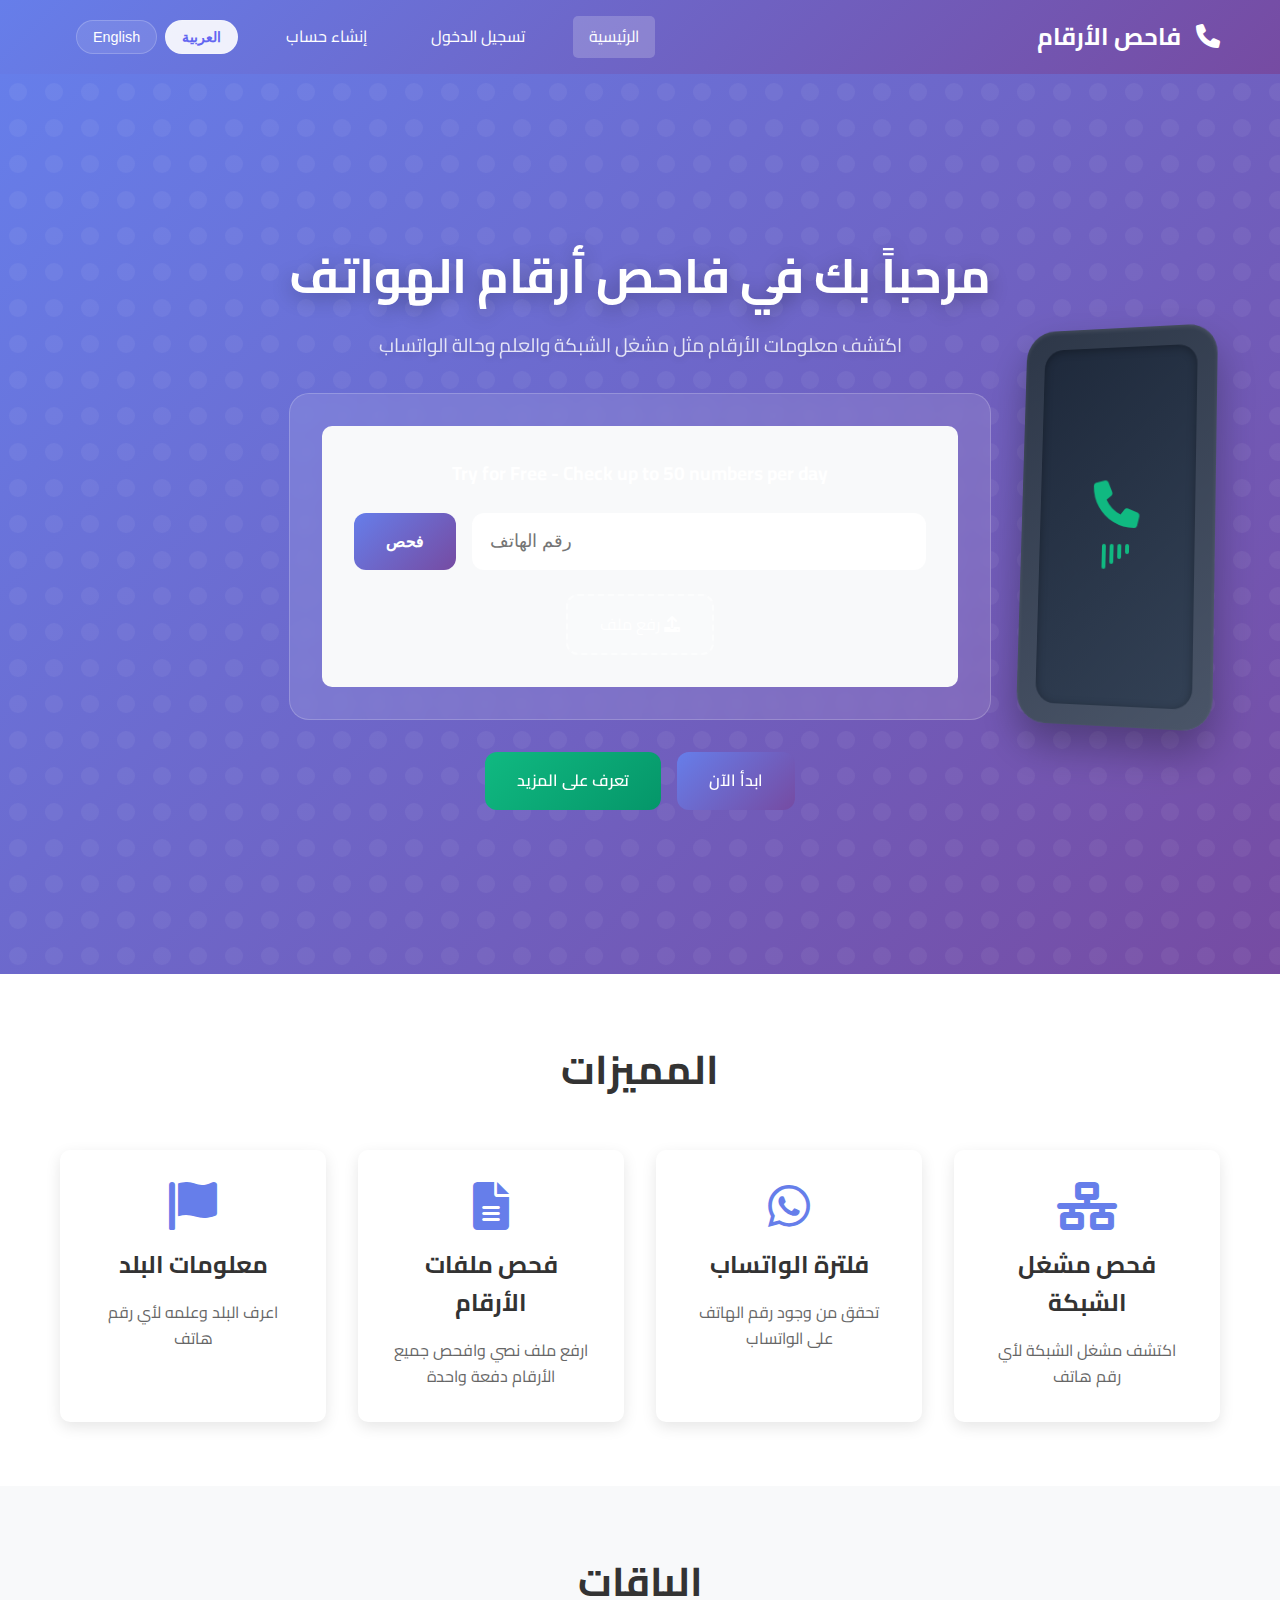
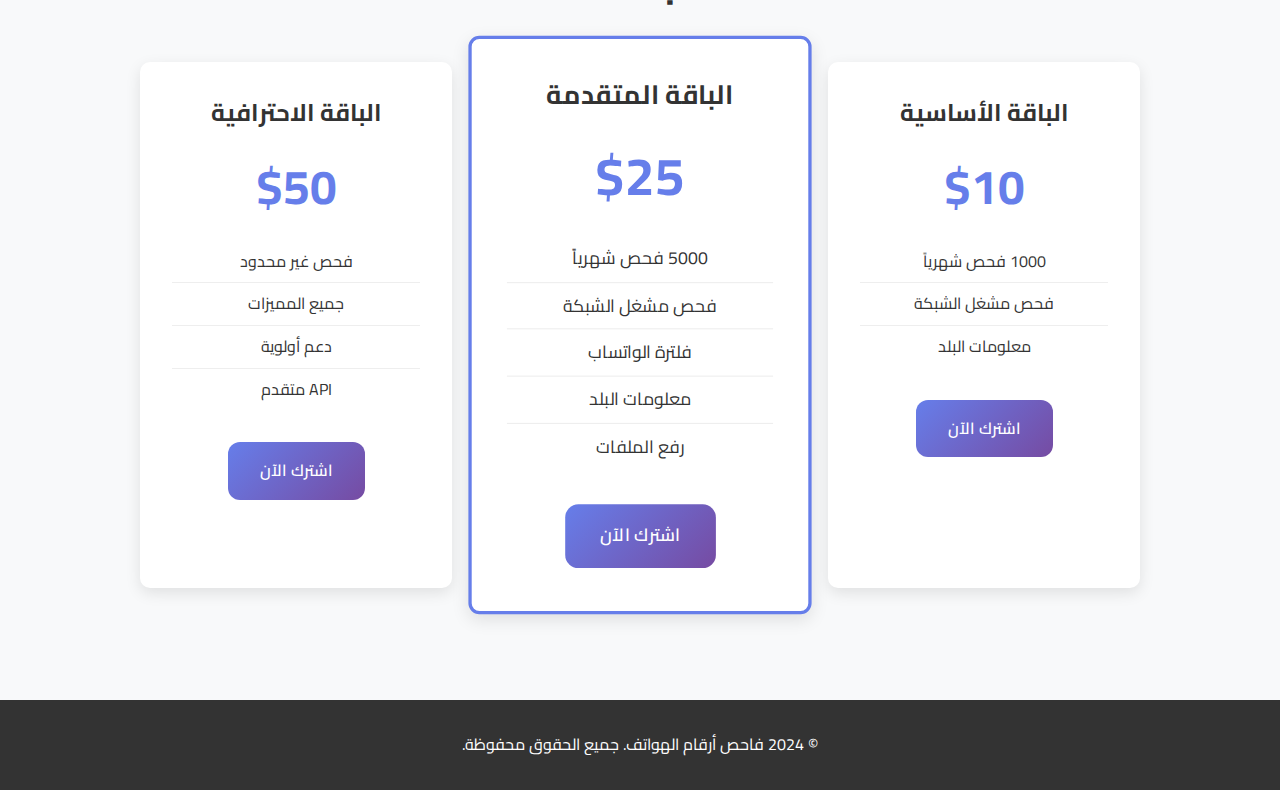
<file: index.html>
<!DOCTYPE html>
<html lang="ar" dir="rtl">
<head>
    <meta charset="UTF-8">
    <meta name="viewport" content="width=device-width, initial-scale=1.0">
    <title>فاحص أرقام الهواتف</title>
    <link rel="stylesheet" href="styles.css">
    <link rel="stylesheet" href="css/3d-effects.css">
    <link href="https://cdnjs.cloudflare.com/ajax/libs/font-awesome/6.0.0/css/all.min.css" rel="stylesheet">
    <link href="https://fonts.googleapis.com/css2?family=Cairo:wght@300;400;600;700&family=Inter:wght@300;400;600;700&display=swap" rel="stylesheet">
    <link rel="stylesheet" href="https://cdn.datatables.net/1.13.7/css/dataTables.bootstrap5.min.css">
</head>
<body>
    <header>
        <nav class="navbar">
            <div class="nav-container">
                <div class="nav-logo">
                    <h2><i class="fas fa-phone"></i> فاحص الأرقام</h2>
                </div>
                <div class="nav-menu">
                    <a href="index.html" class="nav-link active" data-translate="nav.home">الرئيسية</a>
                    <a href="login.html" class="nav-link" data-translate="nav.login">تسجيل الدخول</a>
                    <a href="register.html" class="nav-link" data-translate="nav.register">إنشاء حساب</a>
                </div>
            </div>
        </nav>
    </header>

    <main>
        <section class="hero hero-3d">
            <div class="hero-bg-animation"></div>
            <div class="container">
                <div class="hero-content">
                    <h1 class="hero-title" data-translate="home.hero.title">مرحباً بك في فاحص أرقام الهواتف</h1>
                    <p class="hero-subtitle" data-translate="home.hero.subtitle">اكتشف معلومات الأرقام مثل مشغل الشبكة والعلم وحالة الواتساب</p>
                    
                    <!-- Guest Phone Checker -->
                    <div class="guest-checker">
                        <div class="checker-card">
                            <h3>Try for Free - Check up to 50 numbers per day</h3>
                            <div class="phone-input-group">
                                <input type="tel" id="guestPhoneInput" placeholder="+966501234567" data-translate="checker.phone_number">
                                <button id="guestCheckBtn" class="btn btn-primary" data-translate="checker.check">
                                    <i class="fas fa-search"></i> فحص
                                </button>
                            </div>
                            <div class="file-upload-section">
                                <label for="guestFileInput" class="file-upload-btn">
                                    <i class="fas fa-upload"></i>
                                    <span data-translate="checker.bulk_upload">Upload Text File (Max 100 numbers)</span>
                                </label>
                                <input type="file" id="guestFileInput" accept=".txt,.csv" style="display: none;">
                            </div>
                        </div>
                    </div>
                    
                    <div class="hero-buttons">
                        <a href="login.html" class="btn btn-primary" data-translate="home.hero.start">ابدأ الآن</a>
                        <a href="#features" class="btn btn-secondary" data-translate="home.hero.learn_more">تعرف على المزيد</a>
                    </div>
                </div>
                
                <!-- 3D Phone Animation -->
                <div class="phone-3d-container">
                    <div class="phone-3d">
                        <div class="phone-screen">
                            <div class="screen-content">
                                <div class="check-animation">
                                    <i class="fas fa-phone"></i>
                                    <div class="signal-bars">
                                        <span></span>
                                        <span></span>
                                        <span></span>
                                        <span></span>
                                    </div>
                                </div>
                            </div>
                        </div>
                    </div>
                </div>
            </div>
        </section>

        <!-- Results Section -->
        <section id="resultsSection" class="results-section" style="display: none;">
            <div class="container">
                <h3 data-translate="checker.results">النتائج</h3>
                <div id="resultsContainer">
                    <table id="resultsTable" class="display" style="width:100%">
                        <thead>
                            <tr>
                                <th>Phone Number</th>
                                <th>Valid</th>
                                <th>Country</th>
                                <th>Carrier</th>
                                <th>Type</th>
                                <th>Flag</th>
                            </tr>
                        </thead>
                        <tbody></tbody>
                    </table>
                </div>
                <div class="export-buttons">
                    <button id="exportCSV" class="btn btn-secondary">
                        <i class="fas fa-download"></i> Export CSV
                    </button>
                    <button id="exportTXT" class="btn btn-secondary">
                        <i class="fas fa-file-text"></i> Export TXT
                    </button>
                </div>
            </div>
        </section>

        <section id="features" class="features">
            <div class="container">
                <h2 data-translate="features.title">المميزات</h2>
                <div class="features-grid">
                    <div class="feature-card">
                        <i class="fas fa-network-wired"></i>
                        <h3 data-translate="features.network.title">فحص مشغل الشبكة</h3>
                        <p data-translate="features.network.desc">اكتشف مشغل الشبكة لأي رقم هاتف</p>
                    </div>
                    <div class="feature-card">
                        <i class="fab fa-whatsapp"></i>
                        <h3 data-translate="features.whatsapp.title">فلترة الواتساب</h3>
                        <p data-translate="features.whatsapp.desc">تحقق من وجود رقم الهاتف على الواتساب</p>
                    </div>
                    <div class="feature-card">
                        <i class="fas fa-file-text"></i>
                        <h3 data-translate="features.bulk.title">فحص ملفات الأرقام</h3>
                        <p data-translate="features.bulk.desc">ارفع ملف نصي وافحص جميع الأرقام دفعة واحدة</p>
                    </div>
                    <div class="feature-card">
                        <i class="fas fa-flag"></i>
                        <h3 data-translate="features.country.title">معلومات البلد</h3>
                        <p data-translate="features.country.desc">اعرف البلد وعلمه لأي رقم هاتف</p>
                    </div>
                </div>
            </div>
        </section>

        <section class="pricing">
            <div class="container">
                <h2 data-translate="pricing.title">الباقات</h2>
                <div class="pricing-grid">
                    <div class="pricing-card">
                        <h3 data-translate="pricing.basic">الباقة الأساسية</h3>
                        <div class="price">$10</div>
                        <ul>
                            <li>1000 فحص شهرياً</li>
                            <li>فحص مشغل الشبكة</li>
                            <li>معلومات البلد</li>
                        </ul>
                        <a href="register.html" class="btn btn-primary" data-translate="pricing.subscribe">اشترك الآن</a>
                    </div>
                    <div class="pricing-card featured">
                        <h3 data-translate="pricing.advanced">الباقة المتقدمة</h3>
                        <div class="price">$25</div>
                        <ul>
                            <li>5000 فحص شهرياً</li>
                            <li>فحص مشغل الشبكة</li>
                            <li>فلترة الواتساب</li>
                            <li>معلومات البلد</li>
                            <li>رفع الملفات</li>
                        </ul>
                        <a href="register.html" class="btn btn-primary" data-translate="pricing.subscribe">اشترك الآن</a>
                    </div>
                    <div class="pricing-card">
                        <h3 data-translate="pricing.professional">الباقة الاحترافية</h3>
                        <div class="price">$50</div>
                        <ul>
                            <li>فحص غير محدود</li>
                            <li>جميع المميزات</li>
                            <li>دعم أولوية</li>
                            <li>API متقدم</li>
                        </ul>
                        <a href="register.html" class="btn btn-primary" data-translate="pricing.subscribe">اشترك الآن</a>
                    </div>
                </div>
            </div>
        </section>
    </main>

    <footer>
        <div class="container">
            <p>&copy; 2024 فاحص أرقام الهواتف. جميع الحقوق محفوظة.</p>
        </div>
    </footer>

    <script src="https://code.jquery.com/jquery-3.7.1.min.js"></script>
    <script src="https://cdn.datatables.net/1.13.7/js/jquery.dataTables.min.js"></script>
    <script src="https://cdn.datatables.net/1.13.7/js/dataTables.bootstrap5.min.js"></script>
    <script src="js/language.js"></script>
    <script src="script.js"></script>
    <script src="js/guest-checker.js"></script>
</body>
</html>
</file>
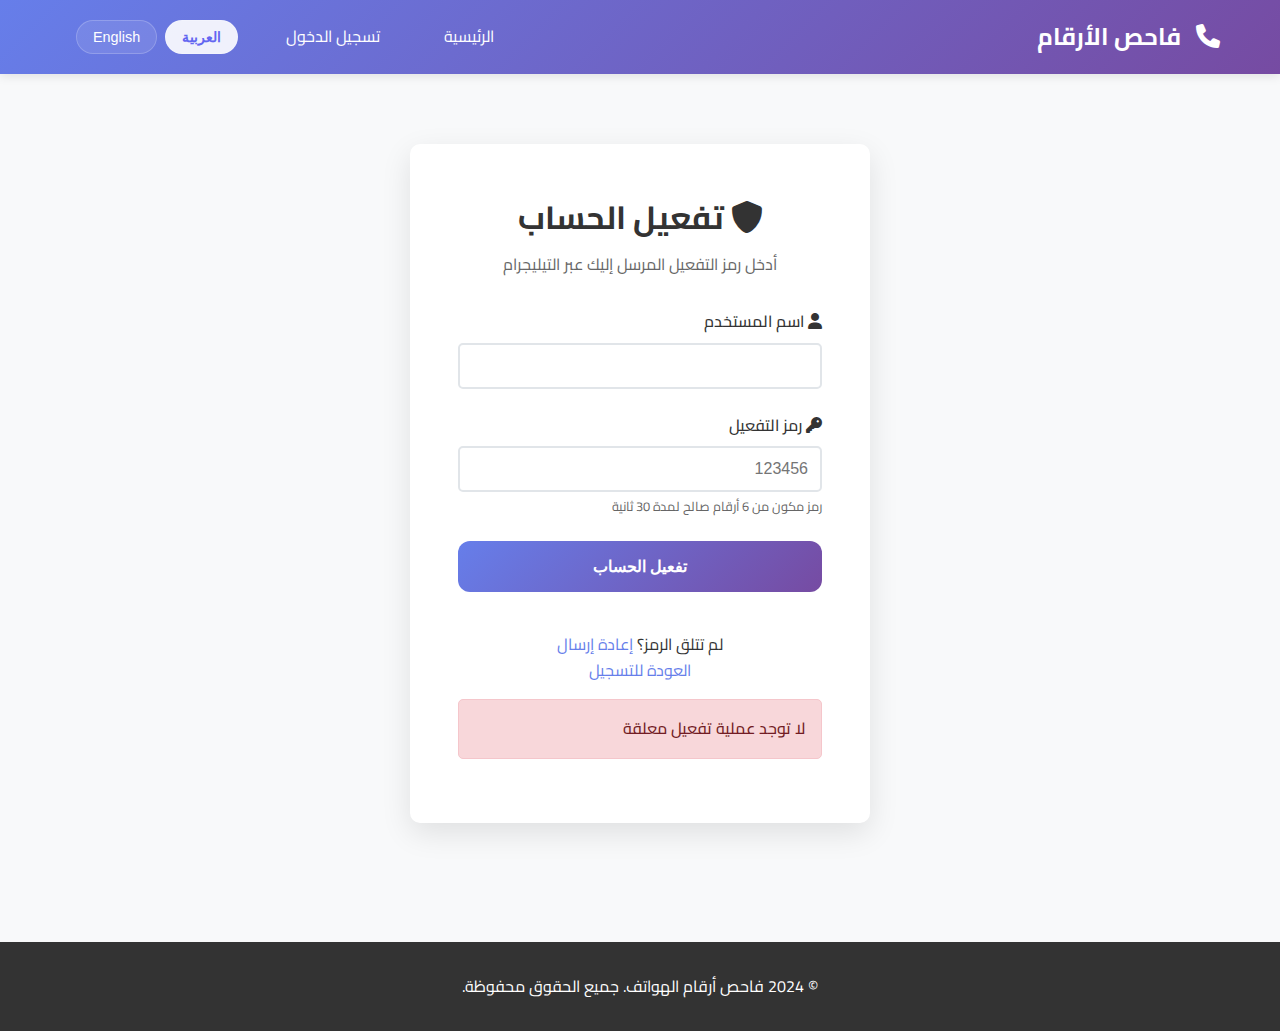
<file: activate.html>
<!DOCTYPE html>
<html lang="ar" dir="rtl">
<head>
    <meta charset="UTF-8">
    <meta name="viewport" content="width=device-width, initial-scale=1.0">
    <title>تفعيل الحساب - فاحص أرقام الهواتف</title>
    <link rel="stylesheet" href="styles.css">
    <link rel="stylesheet" href="css/3d-effects.css">
    <link href="https://cdnjs.cloudflare.com/ajax/libs/font-awesome/6.0.0/css/all.min.css" rel="stylesheet">
    <link href="https://fonts.googleapis.com/css2?family=Cairo:wght@300;400;600;700&family=Inter:wght@300;400;600;700&display=swap" rel="stylesheet">
</head>
<body data-page-title="auth.activate">
    <header>
        <nav class="navbar">
            <div class="nav-container">
                <div class="nav-logo">
                    <h2><i class="fas fa-phone"></i> فاحص الأرقام</h2>
                </div>
                <div class="nav-menu">
                    <a href="index.html" class="nav-link" data-translate="nav.home">الرئيسية</a>
                    <a href="login.html" class="nav-link" data-translate="nav.login">تسجيل الدخول</a>
                </div>
            </div>
        </nav>
    </header>

    <main class="auth-main">
        <div class="auth-container">
            <div class="auth-card">
                <div class="auth-header">
                    <h2><i class="fas fa-shield-alt"></i> <span data-translate="auth.activate">تفعيل الحساب</span></h2>
                    <p>أدخل رمز التفعيل المرسل إليك عبر التيليجرام</p>
                </div>
                
                <form id="activationForm" class="auth-form">
                    <div class="form-group">
                        <label for="username"><i class="fas fa-user"></i> <span data-translate="auth.username">اسم المستخدم</span></label>
                        <input type="text" id="username" name="username" required readonly>
                    </div>
                    
                    <div class="form-group">
                        <label for="activation_code"><i class="fas fa-key"></i> <span data-translate="auth.activation_code">رمز التفعيل</span></label>
                        <input type="text" id="activation_code" name="activation_code" required maxlength="6" placeholder="123456">
                        <small class="form-hint">رمز مكون من 6 أرقام صالح لمدة 30 ثانية</small>
                    </div>
                    
                    <div id="countdown" class="countdown-timer" style="display: none;">
                        <i class="fas fa-clock"></i>
                        <span>انتهاء الصلاحية خلال: <span id="timeRemaining">30</span> ثانية</span>
                    </div>
                    
                    <button type="submit" class="btn btn-primary btn-full" data-translate="auth.activate">تفعيل الحساب</button>
                    
                    <div class="auth-footer">
                        <p>لم تتلق الرمز؟ <a href="#" id="resendCode">إعادة إرسال</a></p>
                        <p><a href="register.html">العودة للتسجيل</a></p>
                    </div>
                </form>
                
                <div id="activationMessage" class="message" style="display: none;"></div>
            </div>
        </div>
    </main>

    <footer>
        <div class="container">
            <p>&copy; 2024 فاحص أرقام الهواتف. جميع الحقوق محفوظة.</p>
        </div>
    </footer>

    <script src="js/language.js"></script>
    <script src="script.js"></script>
    <script>
        let countdownInterval;
        let pendingActivation;
        
        document.addEventListener('DOMContentLoaded', function() {
            // Load pending activation data
            pendingActivation = JSON.parse(localStorage.getItem('pendingActivation'));
            
            if (!pendingActivation) {
                showMessage('لا توجد عملية تفعيل معلقة', 'error');
                setTimeout(() => {
                    window.location.href = 'register.html';
                }, 2000);
                return;
            }
            
            // Fill username
            document.getElementById('username').value = pendingActivation.username;
            
            // Start countdown
            startCountdown();
        });
        
        function startCountdown() {
            const expiryTime = new Date(pendingActivation.activation_expires).getTime();
            const now = new Date().getTime();
            let timeRemaining = Math.max(0, Math.floor((expiryTime - now) / 1000));
            
            if (timeRemaining <= 0) {
                showExpiredMessage();
                return;
            }
            
            const countdownElement = document.getElementById('countdown');
            const timeElement = document.getElementById('timeRemaining');
            
            countdownElement.style.display = 'block';
            
            countdownInterval = setInterval(() => {
                timeRemaining--;
                timeElement.textContent = timeRemaining;
                
                if (timeRemaining <= 0) {
                    clearInterval(countdownInterval);
                    showExpiredMessage();
                }
            }, 1000);
        }
        
        function showExpiredMessage() {
            document.getElementById('countdown').style.display = 'none';
            showMessage('انتهت صلاحية رمز التفعيل. يرجى إعادة التسجيل.', 'error');
            setTimeout(() => {
                localStorage.removeItem('pendingActivation');
                window.location.href = 'register.html';
            }, 3000);
        }
        
        document.getElementById('activationForm').addEventListener('submit', async function(e) {
            e.preventDefault();
            
            const formData = new FormData(this);
            const data = Object.fromEntries(formData);
            
            // Show loading state
            const submitBtn = this.querySelector('button[type="submit"]');
            const originalText = submitBtn.textContent;
            submitBtn.textContent = 'جاري التفعيل...';
            submitBtn.disabled = true;
            
            try {
                const response = await fetch('api/index.php?endpoint=activate', {
                    method: 'POST',
                    headers: {
                        'Content-Type': 'application/json',
                    },
                    body: JSON.stringify({
                        username: data.username,
                        code: data.activation_code
                    })
                });
                
                const result = await response.json();
                
                if (result.success) {
                    clearInterval(countdownInterval);
                    localStorage.removeItem('pendingActivation');
                    showMessage('تم تفعيل الحساب بنجاح! سيتم توجيهك لتسجيل الدخول.', 'success');
                    
                    setTimeout(() => {
                        window.location.href = 'login.html';
                    }, 2000);
                } else {
                    showMessage(result.error || 'رمز التفعيل غير صحيح', 'error');
                }
                
            } catch (error) {
                console.error('Activation error:', error);
                showMessage('حدث خطأ في الاتصال بالسيرفر', 'error');
            } finally {
                submitBtn.textContent = originalText;
                submitBtn.disabled = false;
            }
        });
        
        document.getElementById('resendCode').addEventListener('click', function(e) {
            e.preventDefault();
            // TODO: Implement resend functionality
            showMessage('سيتم إضافة ميزة إعادة الإرسال قريباً', 'info');
        });
        
        function showMessage(message, type) {
            const messageDiv = document.getElementById('activationMessage');
            messageDiv.className = `message ${type}`;
            messageDiv.textContent = message;
            messageDiv.style.display = 'block';
            
            setTimeout(() => {
                messageDiv.style.display = 'none';
            }, 5000);
        }
    </script>
</body>
</html>
</file>
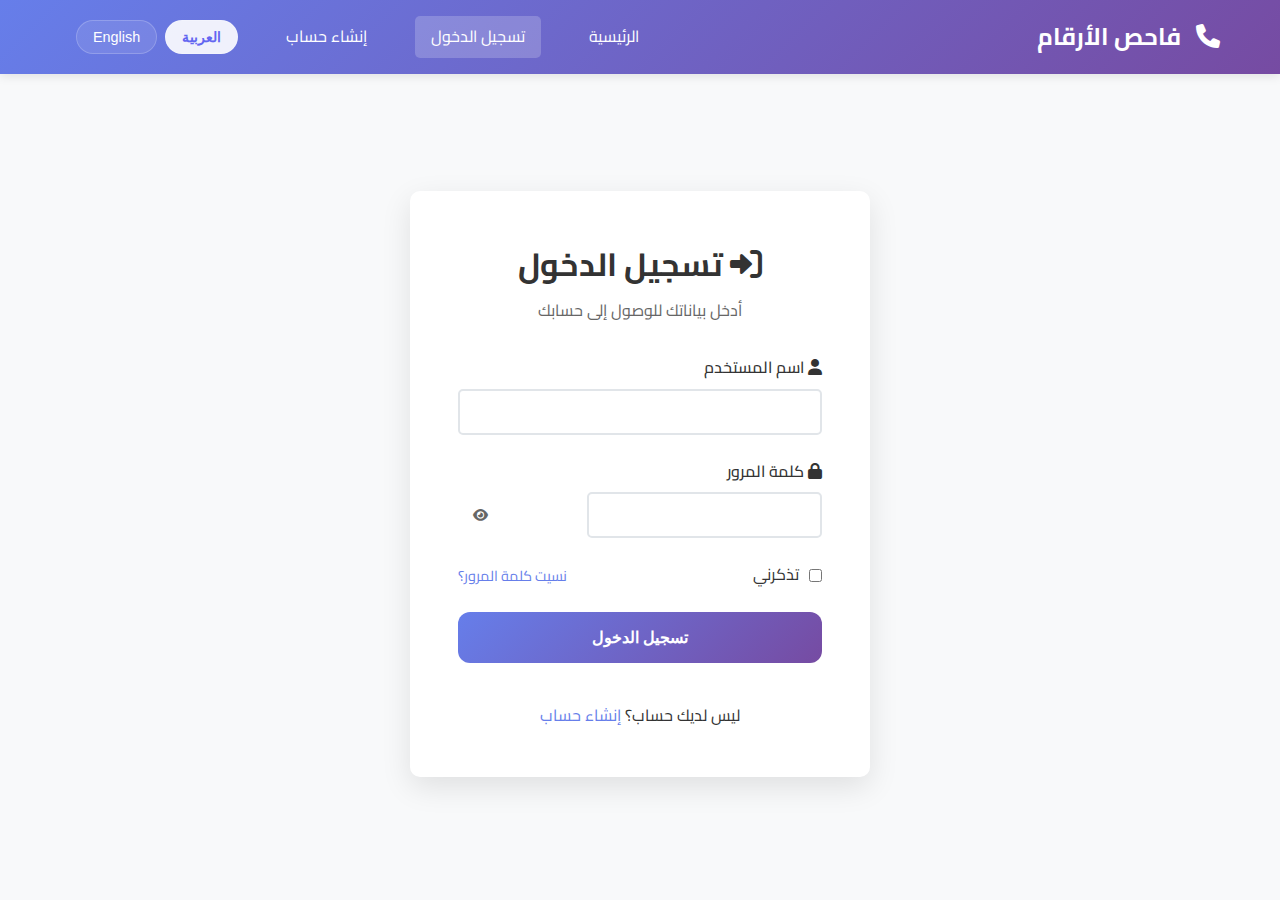
<file: dashboard.html>
<!DOCTYPE html>
<html lang="ar" dir="rtl">
<head>
    <meta charset="UTF-8">
    <meta name="viewport" content="width=device-width, initial-scale=1.0">
    <title>لوحة التحكم - فاحص أرقام الهواتف</title>
    <link rel="stylesheet" href="styles.css">
    <link rel="stylesheet" href="css/3d-effects.css">
    <link href="https://cdnjs.cloudflare.com/ajax/libs/font-awesome/6.0.0/css/all.min.css" rel="stylesheet">
    <link href="https://fonts.googleapis.com/css2?family=Cairo:wght@300;400;600;700&family=Inter:wght@300;400;600;700&display=swap" rel="stylesheet">
    <link rel="stylesheet" href="https://cdn.datatables.net/1.13.7/css/dataTables.bootstrap5.min.css">
</head>
<body data-page-title="dashboard.title">
    <header>
        <nav class="navbar">
            <div class="nav-container">
                <div class="nav-logo">
                    <h2><i class="fas fa-phone"></i> فاحص الأرقام</h2>
                </div>
                <div class="nav-menu">
                    <a href="dashboard.html" class="nav-link active" data-translate="nav.dashboard">لوحة التحكم</a>
                    <a href="orders.html" class="nav-link">الطلبات</a>
                    <div class="user-info">
                        <span id="userInfo"></span>
                        <button onclick="logout()" class="btn btn-small">تسجيل خروج</button>
                    </div>
                </div>
            </div>
        </nav>
    </header>

    <main class="dashboard-main">
        <div class="container">
            <!-- Notifications Section -->
            <div class="notifications-section">
                <div class="section-header">
                    <h2><i class="fas fa-bell"></i> <span data-translate="dashboard.notifications">الإشعارات</span></h2>
                    <button id="markAllRead" class="btn btn-small">وضع علامة قراءة على الكل</button>
                </div>
                <div id="notificationsList" class="notifications-list">
                    <!-- Notifications will be loaded here -->
                </div>
            </div>

            <!-- User Stats -->
            <div class="stats-grid">
                <div class="stat-card">
                    <div class="stat-icon">
                        <i class="fas fa-coins"></i>
                    </div>
                    <div class="stat-info">
                        <h3 id="remainingCredits" data-translate="dashboard.credits">0</h3>
                        <p>الرصيد المتبقي</p>
                    </div>
                </div>
                <div class="stat-card">
                    <div class="stat-icon">
                        <i class="fas fa-calendar-day"></i>
                    </div>
                    <div class="stat-info">
                        <h3 id="todayChecks" data-translate="dashboard.checks_today">0</h3>
                        <p>فحوصات اليوم</p>
                    </div>
                </div>
                <div class="stat-card">
                    <div class="stat-icon">
                        <i class="fas fa-chart-line"></i>
                    </div>
                    <div class="stat-info">
                        <h3 id="totalChecks" data-translate="dashboard.total_checks">0</h3>
                        <p>إجمالي الفحوصات</p>
                    </div>
                </div>
                <div class="stat-card">
                    <div class="stat-icon">
                        <i class="fas fa-crown"></i>
                    </div>
                    <div class="stat-info">
                        <h3 id="userPlan">Premium</h3>
                        <p>الباقة الحالية</p>
                    </div>
                </div>
            </div>
            <!-- Phone Number Checker -->
            <div class="checker-section">
                <h2><i class="fas fa-search"></i> <span data-translate="checker.title">فحص أرقام الهواتف</span></h2>
                
                <div class="checker-tabs">
                    <button class="tab-btn active" onclick="switchTab('single')">فحص رقم واحد</button>
                    <button class="tab-btn" onclick="switchTab('bulk')">فحص ملف</button>
                </div>
                
                <!-- Single Number Check -->
                <div id="single-tab" class="tab-content active">
                    <div class="checker-card">
                        <form id="singleNumberForm">
                            <div class="form-group">
                                <label for="phoneNumber">
                                    <i class="fas fa-phone"></i> <span data-translate="checker.phone_number">رقم الهاتف</span>
                                </label>
                                <input type="tel" id="phoneNumber" placeholder="+966501234567" required>
                            </div>
                            
                            <div class="checker-options">
                                <label class="checkbox-container">
                                    <input type="checkbox" id="checkNetwork" checked>
                                    <span class="checkmark"></span>
                                    فحص مشغل الشبكة
                                </label>
                                <label class="checkbox-container">
                                    <input type="checkbox" id="checkWhatsapp">
                                    <span class="checkmark"></span>
                                    فحص الواتساب
                                </label>
                                <label class="checkbox-container">
                                    <input type="checkbox" id="checkCountry" checked>
                                    <span class="checkmark"></span>
                                    معلومات البلد
                                </label>
                            </div>
                            
                            <button type="submit" class="btn btn-primary">
                                <i class="fas fa-search"></i> <span data-translate="checker.check">فحص الرقم</span>
                            </button>
                        </form>
                        
                        <div id="singleResult" class="result-card" style="display: none;"></div>
                    </div>
                </div>
                
                <!-- Bulk File Check -->
                <div id="bulk-tab" class="tab-content">
                    <div class="checker-card">
                        <form id="bulkNumberForm">
                            <div class="form-group">
                                <label for="numberFile">
                                    <i class="fas fa-file-upload"></i> <span data-translate="checker.bulk_upload">ارفع ملف الأرقام</span>
                                </label>
                                <input type="file" id="numberFile" accept=".txt,.csv" required>
                                <small class="form-hint">الحد الأقصى: 1000 رقم | تنسيقات مدعومة: TXT, CSV</small>
                            </div>
                            
                            <div class="checker-options">
                                <label class="checkbox-container">
                                    <input type="checkbox" id="bulkCheckNetwork" checked>
                                    <span class="checkmark"></span>
                                    فحص مشغل الشبكة
                                </label>
                                <label class="checkbox-container">
                                    <input type="checkbox" id="bulkCheckWhatsapp">
                                    <span class="checkmark"></span>
                                    فحص الواتساب
                                </label>
                                <label class="checkbox-container">
                                    <input type="checkbox" id="bulkCheckCountry" checked>
                                    <span class="checkmark"></span>
                                    معلومات البلد
                                </label>
                            </div>
                            
                            <button type="submit" class="btn btn-primary">
                                <i class="fas fa-upload"></i> رفع وفحص الملف
                            </button>
                        </form>
                        
                        <div id="bulkProgress" class="progress-section" style="display: none;">
                            <div class="progress-bar">
                                <div class="progress-fill" id="progressFill"></div>
                            </div>
                            <p id="progressText">جاري المعالجة...</p>
                        </div>
                    </div>
                </div>
            </div>

            <!-- Results Section -->
            <div id="resultsSection" class="results-section" style="display: none;">
                <div class="section-header">
                    <h2><i class="fas fa-table"></i> <span data-translate="checker.results">نتائج الفحص</span></h2>
                    <div class="export-buttons">
                        <button id="exportCSV" class="btn btn-secondary">
                            <i class="fas fa-download"></i> تصدير CSV
                        </button>
                        <button id="exportTXT" class="btn btn-secondary">
                            <i class="fas fa-file-text"></i> تصدير TXT
                        </button>
                    </div>
                </div>
                <div class="table-container">
                    <table id="resultsTable" class="display" style="width:100%">
                        <thead>
                            <tr>
                                <th>رقم الهاتف</th>
                                <th>صحيح</th>
                                <th>البلد</th>
                                <th>المشغل</th>
                                <th>النوع</th>
                                <th>العلم</th>
                                <th>تاريخ الفحص</th>
                            </tr>
                        </thead>
                        <tbody></tbody>
                    </table>
                </div>
            </div>
        </div>
    </main>

    <footer>
        <div class="container">
            <p>&copy; 2024 فاحص أرقام الهواتف. جميع الحقوق محفوظة.</p>
        </div>
    </footer>

    <script src="https://code.jquery.com/jquery-3.7.1.min.js"></script>
    <script src="https://cdn.datatables.net/1.13.7/js/jquery.dataTables.min.js"></script>
    <script src="https://cdn.datatables.net/1.13.7/js/dataTables.bootstrap5.min.js"></script>
    <script src="js/language.js"></script>
    <script src="script.js"></script>
    <script src="js/dashboard.js"></script>
</body>
</html>
                                <small class="form-hint">يدعم ملفات .txt و .csv (رقم واحد في كل سطر)</small>
                            </div>
                            
                            <div class="checker-options">
                                <label class="checkbox-container">
                                    <input type="checkbox" id="bulkCheckNetwork" checked>
                                    <span class="checkmark"></span>
                                    فحص مشغل الشبكة
                                </label>
                                <label class="checkbox-container">
                                    <input type="checkbox" id="bulkCheckWhatsapp">
                                    <span class="checkmark"></span>
                                    فحص الواتساب
                                </label>
                                <label class="checkbox-container">
                                    <input type="checkbox" id="bulkCheckCountry" checked>
                                    <span class="checkmark"></span>
                                    معلومات البلد
                                </label>
                            </div>
                            
                            <button type="submit" class="btn btn-primary">
                                <i class="fas fa-upload"></i> رفع وفحص الملف
                            </button>
                        </form>
                        
                        <div id="bulkProgress" class="progress-container" style="display: none;">
                            <div class="progress-bar">
                                <div class="progress-fill" id="progressFill"></div>
                            </div>
                            <p id="progressText">جاري الفحص...</p>
                        </div>
                        
                        <div id="bulkResult" class="result-card" style="display: none;"></div>
                    </div>
                </div>
            </div>
        </div>
    </main>

    <script src="script.js"></script>
    <script>
        // Check if user is logged in
        const user = JSON.parse(localStorage.getItem('user') || sessionStorage.getItem('user') || '{}');
        if (!user.email) {
            window.location.href = 'login.html';
        }

        // Initialize dashboard
        document.addEventListener('DOMContentLoaded', function() {
            document.getElementById('userEmail').textContent = user.email;
            document.getElementById('remainingCredits').textContent = user.credits === -1 ? '∞' : user.credits;
            document.getElementById('userPlan').textContent = getPlanName(user.subscription);
            document.getElementById('totalChecks').textContent = user.totalChecks || 0;
        });

        // Single number form handler
        document.getElementById('singleNumberForm').addEventListener('submit', async function(e) {
            e.preventDefault();
            
            const phoneNumber = document.getElementById('phoneNumber').value;
            const checkNetwork = document.getElementById('checkNetwork').checked;
            const checkWhatsapp = document.getElementById('checkWhatsapp').checked;
            const checkCountry = document.getElementById('checkCountry').checked;
            
            if (!hasCredits()) {
                alert('نفدت فحوصاتك المتاحة. يرجى تجديد الاشتراك.');
                return;
            }
            
            const result = await checkPhoneNumber(phoneNumber, {
                network: checkNetwork,
                whatsapp: checkWhatsapp,
                country: checkCountry
            });
            
            displaySingleResult(result);
            updateCredits();
        });

        // Bulk file form handler
        document.getElementById('bulkNumberForm').addEventListener('submit', async function(e) {
            e.preventDefault();
            
            const file = document.getElementById('numberFile').files[0];
            if (!file) return;
            
            const checkNetwork = document.getElementById('bulkCheckNetwork').checked;
            const checkWhatsapp = document.getElementById('bulkCheckWhatsapp').checked;
            const checkCountry = document.getElementById('bulkCheckCountry').checked;
            
            const numbers = await parseFile(file);
            
            if (!hasCredits(numbers.length)) {
                alert(`تحتاج إلى ${numbers.length} فحص ولديك ${user.credits} فحص متاح.`);
                return;
            }
            
            await processBulkCheck(numbers, {
                network: checkNetwork,
                whatsapp: checkWhatsapp,
                country: checkCountry
            });
        });

        function switchTab(tab) {
            document.querySelectorAll('.tab-btn').forEach(btn => btn.classList.remove('active'));
            document.querySelectorAll('.tab-content').forEach(content => content.classList.remove('active'));
            
            document.querySelector(`[onclick="switchTab('${tab}')"]`).classList.add('active');
            document.getElementById(`${tab}-tab`).classList.add('active');
        }

        async function checkPhoneNumber(number, options) {
            // Simulate API call - replace with actual phone number validation API
            await new Promise(resolve => setTimeout(resolve, 1000));
            
            const result = {
                number: number,
                valid: true,
                country: options.country ? getCountryInfo(number) : null,
                network: options.network ? getNetworkInfo(number) : null,
                whatsapp: options.whatsapp ? await checkWhatsAppStatus(number) : null
            };
            
            return result;
        }

        function getCountryInfo(number) {
            // Simple country detection based on prefix
            const countryMap = {
                '+966': { name: 'السعودية', flag: '🇸🇦', code: 'SA' },
                '+971': { name: 'الإمارات', flag: '🇦🇪', code: 'AE' },
                '+965': { name: 'الكويت', flag: '🇰🇼', code: 'KW' },
                '+974': { name: 'قطر', flag: '🇶🇦', code: 'QA' },
                '+973': { name: 'البحرين', flag: '🇧🇭', code: 'BH' },
                '+968': { name: 'عمان', flag: '🇴🇲', code: 'OM' },
                '+20': { name: 'مصر', flag: '🇪🇬', code: 'EG' },
                '+962': { name: 'الأردن', flag: '🇯🇴', code: 'JO' }
            };
            
            const prefix = Object.keys(countryMap).find(p => number.startsWith(p));
            return prefix ? countryMap[prefix] : { name: 'غير معروف', flag: '❓', code: 'UN' };
        }

        function getNetworkInfo(number) {
            // Simple network detection - replace with actual API
            const networks = ['STC', 'موبايلي', 'زين', 'سلام', 'ليبارا'];
            return networks[Math.floor(Math.random() * networks.length)];
        }

        async function checkWhatsAppStatus(number) {
            // Simulate WhatsApp check - replace with actual WhatsApp API
            await new Promise(resolve => setTimeout(resolve, 500));
            return Math.random() > 0.5;
        }

        function displaySingleResult(result) {
            const resultDiv = document.getElementById('singleResult');
            let html = `
                <h3><i class="fas fa-phone"></i> نتيجة فحص الرقم</h3>
                <div class="result-item">
                    <strong>الرقم:</strong> ${result.number}
                    <span class="status ${result.valid ? 'valid' : 'invalid'}">
                        ${result.valid ? 'صالح' : 'غير صالح'}
                    </span>
                </div>
            `;
            
            if (result.country) {
                html += `
                    <div class="result-item">
                        <strong>البلد:</strong> ${result.country.flag} ${result.country.name}
                    </div>
                `;
            }
            
            if (result.network) {
                html += `
                    <div class="result-item">
                        <strong>مشغل الشبكة:</strong> ${result.network}
                    </div>
                `;
            }
            
            if (result.whatsapp !== null) {
                html += `
                    <div class="result-item">
                        <strong>الواتساب:</strong> 
                        <span class="whatsapp-status ${result.whatsapp ? 'available' : 'not-available'}">
                            ${result.whatsapp ? '✅ متوفر' : '❌ غير متوفر'}
                        </span>
                    </div>
                `;
            }
            
            resultDiv.innerHTML = html;
            resultDiv.style.display = 'block';
        }

        async function parseFile(file) {
            const text = await file.text();
            return text.split('\n')
                      .map(line => line.trim())
                      .filter(line => line && line.match(/^\+?\d+$/));
        }

        async function processBulkCheck(numbers, options) {
            const progressContainer = document.getElementById('bulkProgress');
            const progressFill = document.getElementById('progressFill');
            const progressText = document.getElementById('progressText');
            const resultDiv = document.getElementById('bulkResult');
            
            progressContainer.style.display = 'block';
            resultDiv.style.display = 'none';
            
            const results = [];
            const total = numbers.length;
            
            for (let i = 0; i < numbers.length; i++) {
                const number = numbers[i];
                const result = await checkPhoneNumber(number, options);
                results.push(result);
                
                const progress = ((i + 1) / total) * 100;
                progressFill.style.width = progress + '%';
                progressText.textContent = `جاري الفحص... ${i + 1}/${total}`;
                
                await new Promise(resolve => setTimeout(resolve, 100)); // Throttle for demo
            }
            
            progressContainer.style.display = 'none';
            displayBulkResults(results);
            updateCredits(total);
        }

        function displayBulkResults(results) {
            const resultDiv = document.getElementById('bulkResult');
            const validCount = results.filter(r => r.valid).length;
            const whatsappCount = results.filter(r => r.whatsapp).length;
            
            let html = `
                <h3><i class="fas fa-file-alt"></i> نتائج الفحص الجماعي</h3>
                <div class="bulk-summary">
                    <div class="summary-item">
                        <strong>إجمالي الأرقام:</strong> ${results.length}
                    </div>
                    <div class="summary-item">
                        <strong>الأرقام الصالحة:</strong> ${validCount}
                    </div>
                    <div class="summary-item">
                        <strong>أرقام الواتساب:</strong> ${whatsappCount}
                    </div>
                </div>
                <div class="result-actions">
                    <button onclick="downloadResults('csv')" class="btn btn-secondary">
                        <i class="fas fa-download"></i> تحميل CSV
                    </button>
                    <button onclick="downloadResults('txt')" class="btn btn-secondary">
                        <i class="fas fa-download"></i> تحميل TXT
                    </button>
                </div>
            `;
            
            resultDiv.innerHTML = html;
            resultDiv.style.display = 'block';
            
            // Store results for download
            window.lastResults = results;
        }

        function downloadResults(format) {
            if (!window.lastResults) return;
            
            let content = '';
            const filename = `phone_check_results.${format}`;
            
            if (format === 'csv') {
                content = 'الرقم,صالح,البلد,مشغل الشبكة,الواتساب\n';
                window.lastResults.forEach(result => {
                    content += `${result.number},${result.valid ? 'نعم' : 'لا'},${result.country?.name || ''},${result.network || ''},${result.whatsapp ? 'نعم' : 'لا'}\n`;
                });
            } else {
                window.lastResults.forEach(result => {
                    content += `${result.number} - ${result.valid ? 'صالح' : 'غير صالح'}`;
                    if (result.country) content += ` - ${result.country.name}`;
                    if (result.network) content += ` - ${result.network}`;
                    if (result.whatsapp !== null) content += ` - واتساب: ${result.whatsapp ? 'متوفر' : 'غير متوفر'}`;
                    content += '\n';
                });
            }
            
            const blob = new Blob([content], { type: 'text/plain;charset=utf-8' });
            const url = URL.createObjectURL(blob);
            const a = document.createElement('a');
            a.href = url;
            a.download = filename;
            a.click();
            URL.revokeObjectURL(url);
        }

        function hasCredits(needed = 1) {
            return user.credits === -1 || user.credits >= needed;
        }

        function updateCredits(used = 1) {
            if (user.credits !== -1) {
                user.credits -= used;
                user.totalChecks = (user.totalChecks || 0) + used;
                
                // Update storage
                if (localStorage.getItem('user')) {
                    localStorage.setItem('user', JSON.stringify(user));
                } else {
                    sessionStorage.setItem('user', JSON.stringify(user));
                }
                
                // Update display
                document.getElementById('remainingCredits').textContent = user.credits;
                document.getElementById('totalChecks').textContent = user.totalChecks;
            }
        }

        function getPlanName(plan) {
            const plans = {
                'basic': 'الأساسية',
                'premium': 'المتقدمة',
                'professional': 'الاحترافية'
            };
            return plans[plan] || 'غير محدد';
        }

        function logout() {
            localStorage.removeItem('user');
            sessionStorage.removeItem('user');
            window.location.href = 'index.html';
        }
    </script>
</body>
</html>
</file>
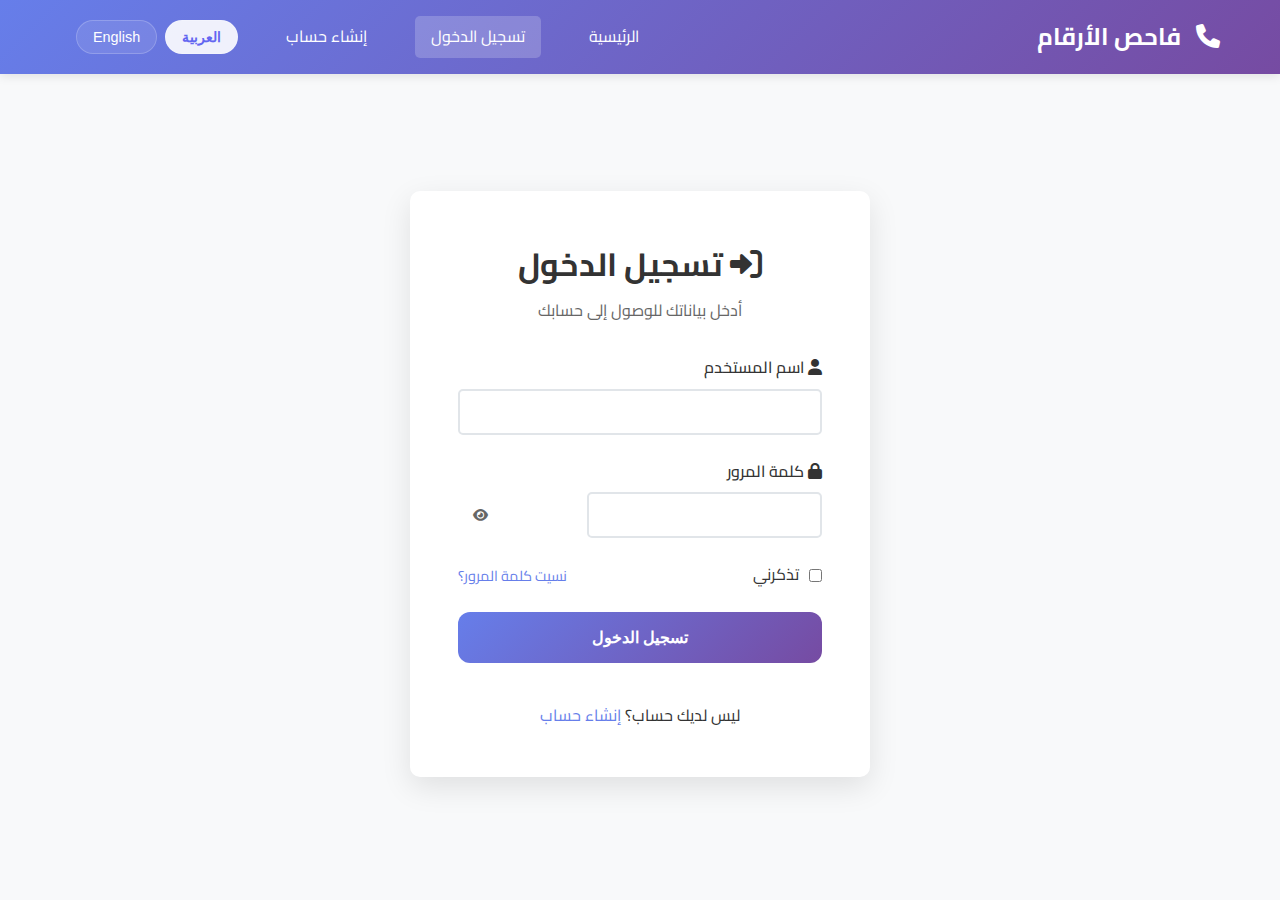
<file: login.html>
<!DOCTYPE html>
<html lang="ar" dir="rtl">
<head>
    <meta charset="UTF-8">
    <meta name="viewport" content="width=device-width, initial-scale=1.0">
    <title>تسجيل الدخول - فاحص أرقام الهواتف</title>
    <link rel="stylesheet" href="styles.css">
    <link rel="stylesheet" href="css/3d-effects.css">
    <link href="https://cdnjs.cloudflare.com/ajax/libs/font-awesome/6.0.0/css/all.min.css" rel="stylesheet">
    <link href="https://fonts.googleapis.com/css2?family=Cairo:wght@300;400;600;700&family=Inter:wght@300;400;600;700&display=swap" rel="stylesheet">
</head>
<body>
    <header>
        <nav class="navbar">
            <div class="nav-container">
                <div class="nav-logo">
                    <h2><i class="fas fa-phone"></i> فاحص الأرقام</h2>
                </div>
                <div class="nav-menu">
                    <a href="index.html" class="nav-link">الرئيسية</a>
                    <a href="login.html" class="nav-link active">تسجيل الدخول</a>
                    <a href="register.html" class="nav-link">إنشاء حساب</a>
                </div>
            </div>
        </nav>
    </header>

    <main class="auth-main">
        <div class="auth-container">
            <div class="auth-card">
                <div class="auth-header">
                    <h2><i class="fas fa-sign-in-alt"></i> تسجيل الدخول</h2>
                    <p>أدخل بياناتك للوصول إلى حسابك</p>
                </div>
                
                <form id="loginForm" class="auth-form">
                    <div class="form-group">
                        <label for="username"><i class="fas fa-user"></i> <span data-translate="auth.username">اسم المستخدم</span></label>
                        <input type="text" id="username" name="username" required>
                    </div>
                    
                    <div class="form-group">
                        <label for="password"><i class="fas fa-lock"></i> <span data-translate="auth.password">كلمة المرور</span></label>
                        <div class="password-input">
                            <input type="password" id="password" name="password" required>
                            <button type="button" class="password-toggle" onclick="togglePassword()">
                                <i class="fas fa-eye"></i>
                            </button>
                        </div>
                    </div>
                    
                    <div class="form-options">
                        <label class="checkbox-container">
                            <input type="checkbox" id="remember">
                            <span class="checkmark"></span>
                            تذكرني
                        </label>
                        <a href="#" class="forgot-password" data-translate="auth.forgot_password">نسيت كلمة المرور؟</a>
                    </div>
                    
                    <button type="submit" class="btn btn-primary btn-full" data-translate="auth.login">تسجيل الدخول</button>
                    
                    <div class="auth-footer">
                        <p>ليس لديك حساب؟ <a href="register.html" data-translate="auth.register">إنشاء حساب جديد</a></p>
                    </div>
                </form>
                
                <div id="loginMessage" class="message" style="display: none;"></div>
            </div>
        </div>
    </main>

    <script src="js/language.js"></script>
    <script src="script.js"></script>
    <script>
        document.getElementById('loginForm').addEventListener('submit', async function(e) {
            e.preventDefault();
            
            const username = document.getElementById('username').value;
            const password = document.getElementById('password').value;
            const remember = document.getElementById('remember').checked;
            
            // Show loading state
            const submitBtn = this.querySelector('button[type="submit"]');
            const originalText = submitBtn.textContent;
            submitBtn.textContent = 'جاري تسجيل الدخول...';
            submitBtn.disabled = true;
            
            try {
                const response = await fetch('api/index.php?endpoint=login', {
                    method: 'POST',
                    headers: {
                        'Content-Type': 'application/json',
                    },
                    body: JSON.stringify({
                        username: username,
                        password: password
                    })
                });
                
                const result = await response.json();
                
                if (result.success) {
                    // Store user data
                    const userData = {
                        user_id: result.data.user_id,
                        username: result.data.username,
                        credits: result.data.credits,
                        token: result.data.token
                    };
                    
                    localStorage.setItem('user', JSON.stringify(userData));
                    if (remember) {
                        localStorage.setItem('authToken', result.data.token);
                    }
                    
                    showMessage('تم تسجيل الدخول بنجاح!', 'success');
                    
                    setTimeout(() => {
                        window.location.href = 'dashboard.html';
                    }, 1500);
                } else {
                    showMessage(result.error || 'بيانات الدخول غير صحيحة', 'error');
                }
                
            } catch (error) {
                console.error('Login error:', error);
                showMessage('حدث خطأ في الاتصال بالسيرفر', 'error');
            } finally {
                submitBtn.textContent = originalText;
                submitBtn.disabled = false;
            }
        });
            const submitBtn = this.querySelector('button[type="submit"]');
            const originalText = submitBtn.textContent;
            submitBtn.textContent = 'جاري تسجيل الدخول...';
            submitBtn.disabled = true;
            
            try {
                // Simulate API call - replace with actual authentication
                await new Promise(resolve => setTimeout(resolve, 1000));
                
                // For demo purposes, accept any email/password
                if (email && password) {
                    // Store user session
                    const user = {
                        email: email,
                        subscription: 'premium',
                        credits: 5000
                    };
                    
                    if (remember) {
                        localStorage.setItem('user', JSON.stringify(user));
                    } else {
                        sessionStorage.setItem('user', JSON.stringify(user));
                    }
                    
                    showMessage('تم تسجيل الدخول بنجاح!', 'success');
                    setTimeout(() => {
                        window.location.href = 'dashboard.html';
                    }, 1000);
                } else {
                    showMessage('البريد الإلكتروني أو كلمة المرور غير صحيحة', 'error');
                }
            } catch (error) {
                showMessage('حدث خطأ في تسجيل الدخول', 'error');
            } finally {
                submitBtn.textContent = originalText;
                submitBtn.disabled = false;
            }
        });
        
        function togglePassword() {
            const passwordInput = document.getElementById('password');
            const toggleBtn = document.querySelector('.password-toggle i');
            
            if (passwordInput.type === 'password') {
                passwordInput.type = 'text';
                toggleBtn.className = 'fas fa-eye-slash';
            } else {
                passwordInput.type = 'password';
                toggleBtn.className = 'fas fa-eye';
            }
        }
        
        function showMessage(text, type) {
            const messageDiv = document.getElementById('loginMessage');
            messageDiv.textContent = text;
            messageDiv.className = `message ${type}`;
            messageDiv.style.display = 'block';
            
            setTimeout(() => {
                messageDiv.style.display = 'none';
            }, 5000);
        }
    </script>
</body>
</html>
</file>
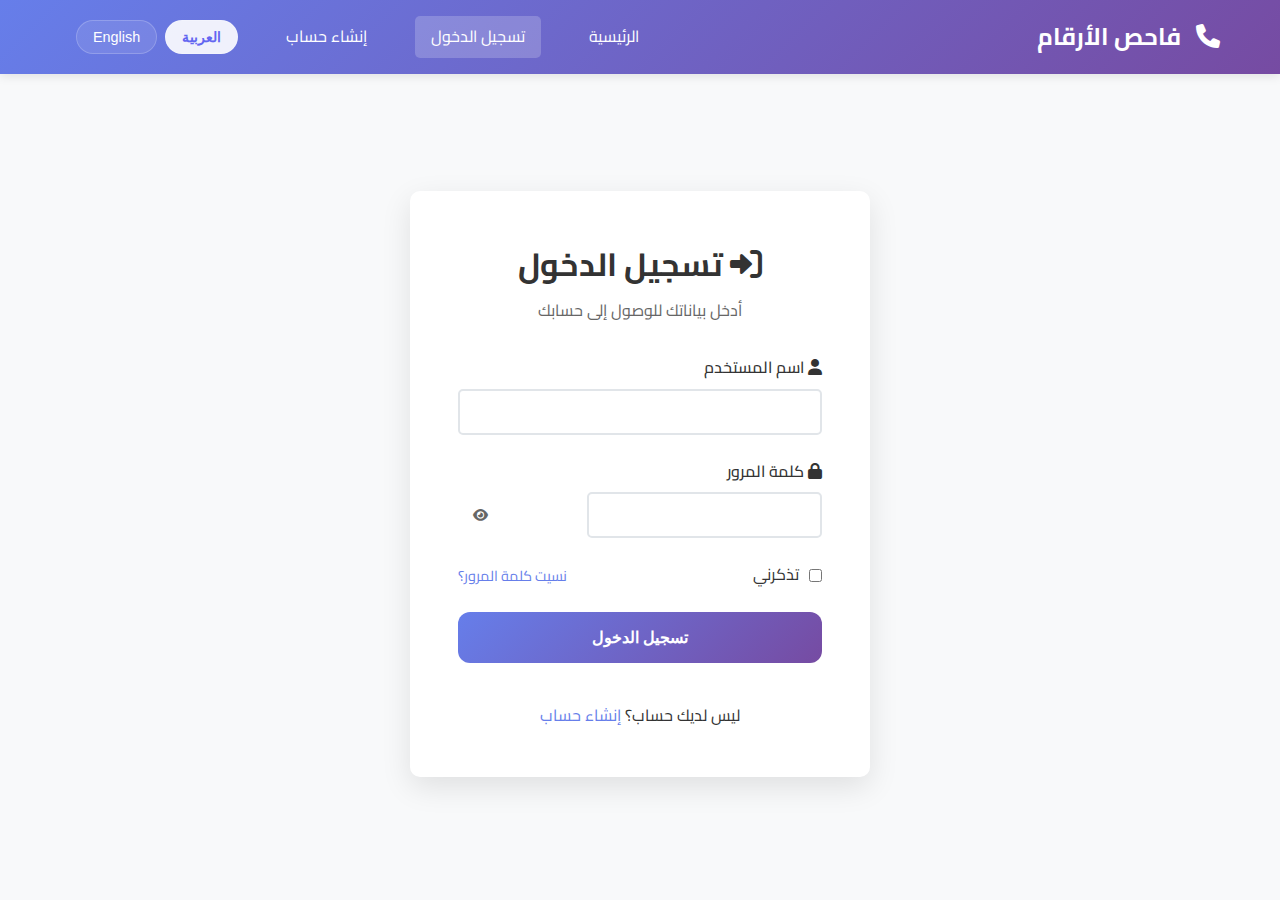
<file: orders.html>
<!DOCTYPE html>
<html lang="ar" dir="rtl">
<head>
    <meta charset="UTF-8">
    <meta name="viewport" content="width=device-width, initial-scale=1.0">
    <title>الطلبات والدفع - فاحص أرقام الهواتف</title>
    <link rel="stylesheet" href="styles.css">
    <link href="https://cdnjs.cloudflare.com/ajax/libs/font-awesome/6.0.0/css/all.min.css" rel="stylesheet">
</head>
<body>
    <header>
        <nav class="navbar">
            <div class="nav-container">
                <div class="nav-logo">
                    <h2><i class="fas fa-phone"></i> فاحص الأرقام</h2>
                </div>
                <div class="nav-menu">
                    <a href="dashboard.html" class="nav-link">لوحة التحكم</a>
                    <a href="orders.html" class="nav-link active">الطلبات</a>
                    <div class="user-info">
                        <span id="userEmail"></span>
                        <button onclick="logout()" class="btn btn-small">تسجيل خروج</button>
                    </div>
                </div>
            </div>
        </nav>
    </header>

    <main class="orders-main">
        <div class="container">
            <h1><i class="fas fa-shopping-cart"></i> الطلبات والدفع</h1>
            
            <!-- Current Plan -->
            <div class="current-plan-section">
                <h2>الباقة الحالية</h2>
                <div class="current-plan-card">
                    <div class="plan-info">
                        <h3 id="currentPlanName">-</h3>
                        <p id="currentPlanCredits">-</p>
                        <p class="plan-status" id="planStatus">نشطة</p>
                    </div>
                    <div class="plan-actions">
                        <button onclick="showUpgradePlans()" class="btn btn-primary">ترقية الباقة</button>
                        <button onclick="showRenewPlan()" class="btn btn-secondary">تجديد الباقة</button>
                    </div>
                </div>
            </div>

            <!-- Available Plans -->
            <div id="upgrade-section" class="upgrade-section" style="display: none;">
                <h2>الباقات المتاحة</h2>
                <div class="pricing-grid">
                    <div class="pricing-card" data-plan="basic">
                        <h3>الباقة الأساسية</h3>
                        <div class="price">$10<span>/شهر</span></div>
                        <ul>
                            <li><i class="fas fa-check"></i> 1000 فحص شهرياً</li>
                            <li><i class="fas fa-check"></i> فحص مشغل الشبكة</li>
                            <li><i class="fas fa-check"></i> معلومات البلد</li>
                            <li><i class="fas fa-times"></i> فلترة الواتساب</li>
                            <li><i class="fas fa-times"></i> رفع الملفات</li>
                        </ul>
                        <button onclick="selectPlan('basic', 10)" class="btn btn-primary">اختيار الباقة</button>
                    </div>
                    
                    <div class="pricing-card featured" data-plan="premium">
                        <div class="featured-badge">الأكثر شعبية</div>
                        <h3>الباقة المتقدمة</h3>
                        <div class="price">$25<span>/شهر</span></div>
                        <ul>
                            <li><i class="fas fa-check"></i> 5000 فحص شهرياً</li>
                            <li><i class="fas fa-check"></i> فحص مشغل الشبكة</li>
                            <li><i class="fas fa-check"></i> فلترة الواتساب</li>
                            <li><i class="fas fa-check"></i> معلومات البلد</li>
                            <li><i class="fas fa-check"></i> رفع الملفات</li>
                        </ul>
                        <button onclick="selectPlan('premium', 25)" class="btn btn-primary">اختيار الباقة</button>
                    </div>
                    
                    <div class="pricing-card" data-plan="professional">
                        <h3>الباقة الاحترافية</h3>
                        <div class="price">$50<span>/شهر</span></div>
                        <ul>
                            <li><i class="fas fa-check"></i> فحص غير محدود</li>
                            <li><i class="fas fa-check"></i> جميع المميزات</li>
                            <li><i class="fas fa-check"></i> دعم أولوية</li>
                            <li><i class="fas fa-check"></i> API متقدم</li>
                            <li><i class="fas fa-check"></i> تقارير مفصلة</li>
                        </ul>
                        <button onclick="selectPlan('professional', 50)" class="btn btn-primary">اختيار الباقة</button>
                    </div>
                </div>
            </div>

            <!-- Payment Form -->
            <div id="payment-section" class="payment-section" style="display: none;">
                <h2>إتمام عملية الدفع</h2>
                <div class="payment-container">
                    <div class="payment-summary">
                        <h3>ملخص الطلب</h3>
                        <div class="order-item">
                            <span id="selectedPlanName">الباقة المختارة</span>
                            <span id="selectedPlanPrice">$0</span>
                        </div>
                        <div class="order-total">
                            <span>المجموع</span>
                            <span id="totalPrice">$0</span>
                        </div>
                    </div>
                    
                    <div class="payment-form">
                        <h3>معلومات الدفع</h3>
                        <form id="paymentForm">
                            <div class="payment-methods">
                                <label class="payment-method">
                                    <input type="radio" name="paymentMethod" value="card" checked>
                                    <span class="method-icon"><i class="fas fa-credit-card"></i></span>
                                    بطاقة ائتمان
                                </label>
                                <label class="payment-method">
                                    <input type="radio" name="paymentMethod" value="paypal">
                                    <span class="method-icon"><i class="fab fa-paypal"></i></span>
                                    PayPal
                                </label>
                            </div>
                            
                            <div id="card-details" class="card-details">
                                <div class="form-group">
                                    <label for="cardNumber">رقم البطاقة</label>
                                    <input type="text" id="cardNumber" placeholder="1234 5678 9012 3456" required>
                                </div>
                                
                                <div class="form-row">
                                    <div class="form-group">
                                        <label for="expiryDate">تاريخ الانتهاء</label>
                                        <input type="text" id="expiryDate" placeholder="MM/YY" required>
                                    </div>
                                    <div class="form-group">
                                        <label for="cvv">CVV</label>
                                        <input type="text" id="cvv" placeholder="123" required>
                                    </div>
                                </div>
                                
                                <div class="form-group">
                                    <label for="cardName">اسم حامل البطاقة</label>
                                    <input type="text" id="cardName" required>
                                </div>
                            </div>
                            
                            <div class="form-group">
                                <label class="checkbox-container">
                                    <input type="checkbox" id="agreeTerms" required>
                                    <span class="checkmark"></span>
                                    أوافق على <a href="#" target="_blank">شروط الخدمة</a> و <a href="#" target="_blank">سياسة الخصوصية</a>
                                </label>
                            </div>
                            
                            <button type="submit" class="btn btn-primary btn-full">
                                <i class="fas fa-lock"></i> إتمام الدفع
                            </button>
                        </form>
                    </div>
                </div>
            </div>

            <!-- Order History -->
            <div class="order-history-section">
                <h2>سجل الطلبات</h2>
                <div class="order-history">
                    <div id="ordersList" class="orders-list">
                        <!-- Orders will be dynamically loaded here -->
                    </div>
                </div>
            </div>
        </div>
    </main>

    <script src="script.js"></script>
    <script>
        // Check if user is logged in
        const user = JSON.parse(localStorage.getItem('user') || sessionStorage.getItem('user') || '{}');
        if (!user.email) {
            window.location.href = 'login.html';
        }

        let selectedPlan = null;
        let selectedPrice = 0;

        // Initialize page
        document.addEventListener('DOMContentLoaded', function() {
            document.getElementById('userEmail').textContent = user.email;
            loadCurrentPlan();
            loadOrderHistory();
            
            // Check if redirected from registration with plan
            const urlParams = new URLSearchParams(window.location.search);
            const planFromUrl = urlParams.get('plan');
            if (planFromUrl) {
                showUpgradePlans();
                highlightPlan(planFromUrl);
            }
        });

        function loadCurrentPlan() {
            const planNames = {
                'basic': 'الباقة الأساسية',
                'premium': 'الباقة المتقدمة',
                'professional': 'الباقة الاحترافية'
            };
            
            document.getElementById('currentPlanName').textContent = planNames[user.subscription] || 'لا توجد باقة';
            document.getElementById('currentPlanCredits').textContent = user.credits === -1 ? 'فحص غير محدود' : `${user.credits} فحص متبقي`;
        }

        function showUpgradePlans() {
            document.getElementById('upgrade-section').style.display = 'block';
            document.getElementById('payment-section').style.display = 'none';
        }

        function showRenewPlan() {
            if (user.subscription) {
                const prices = { 'basic': 10, 'premium': 25, 'professional': 50 };
                selectPlan(user.subscription, prices[user.subscription]);
            } else {
                showUpgradePlans();
            }
        }

        function highlightPlan(planType) {
            document.querySelectorAll('.pricing-card').forEach(card => {
                card.classList.remove('selected');
                if (card.dataset.plan === planType) {
                    card.classList.add('selected');
                }
            });
        }

        function selectPlan(planType, price) {
            selectedPlan = planType;
            selectedPrice = price;
            
            const planNames = {
                'basic': 'الباقة الأساسية',
                'premium': 'الباقة المتقدمة',
                'professional': 'الباقة الاحترافية'
            };
            
            document.getElementById('selectedPlanName').textContent = planNames[planType];
            document.getElementById('selectedPlanPrice').textContent = `$${price}`;
            document.getElementById('totalPrice').textContent = `$${price}`;
            
            document.getElementById('upgrade-section').style.display = 'none';
            document.getElementById('payment-section').style.display = 'block';
            
            // Scroll to payment section
            document.getElementById('payment-section').scrollIntoView({ behavior: 'smooth' });
        }

        // Payment form handlers
        document.querySelectorAll('input[name="paymentMethod"]').forEach(radio => {
            radio.addEventListener('change', function() {
                const cardDetails = document.getElementById('card-details');
                if (this.value === 'card') {
                    cardDetails.style.display = 'block';
                } else {
                    cardDetails.style.display = 'none';
                }
            });
        });

        document.getElementById('paymentForm').addEventListener('submit', async function(e) {
            e.preventDefault();
            
            const paymentMethod = document.querySelector('input[name="paymentMethod"]:checked').value;
            
            // Show loading state
            const submitBtn = this.querySelector('button[type="submit"]');
            const originalText = submitBtn.innerHTML;
            submitBtn.innerHTML = '<i class="fas fa-spinner fa-spin"></i> جاري المعالجة...';
            submitBtn.disabled = true;
            
            try {
                // Simulate payment processing
                await new Promise(resolve => setTimeout(resolve, 2000));
                
                // Process payment (replace with actual payment gateway)
                const paymentResult = await processPayment(paymentMethod, selectedPlan, selectedPrice);
                
                if (paymentResult.success) {
                    // Update user subscription
                    updateUserSubscription(selectedPlan);
                    
                    // Add to order history
                    addToOrderHistory(selectedPlan, selectedPrice);
                    
                    alert('تم الدفع بنجاح! تم تحديث باقتك.');
                    
                    // Reload page to show updated plan
                    window.location.reload();
                } else {
                    alert('فشل في عملية الدفع. يرجى المحاولة مرة أخرى.');
                }
                
            } catch (error) {
                alert('حدث خطأ في عملية الدفع');
            } finally {
                submitBtn.innerHTML = originalText;
                submitBtn.disabled = false;
            }
        });

        async function processPayment(method, plan, price) {
            // Simulate payment processing - replace with actual payment gateway
            return new Promise(resolve => {
                setTimeout(() => {
                    resolve({ success: true, transactionId: 'TXN' + Date.now() });
                }, 1000);
            });
        }

        function updateUserSubscription(plan) {
            const credits = {
                'basic': 1000,
                'premium': 5000,
                'professional': -1 // unlimited
            };
            
            user.subscription = plan;
            user.credits = credits[plan];
            
            // Update storage
            if (localStorage.getItem('user')) {
                localStorage.setItem('user', JSON.stringify(user));
            } else {
                sessionStorage.setItem('user', JSON.stringify(user));
            }
        }

        function addToOrderHistory(plan, price) {
            const orders = JSON.parse(localStorage.getItem('orders') || '[]');
            const newOrder = {
                id: 'ORD' + Date.now(),
                plan: plan,
                price: price,
                date: new Date().toISOString(),
                status: 'completed'
            };
            
            orders.unshift(newOrder);
            localStorage.setItem('orders', JSON.stringify(orders));
        }

        function loadOrderHistory() {
            const orders = JSON.parse(localStorage.getItem('orders') || '[]');
            const ordersList = document.getElementById('ordersList');
            
            if (orders.length === 0) {
                ordersList.innerHTML = '<p class="no-orders">لا توجد طلبات سابقة</p>';
                return;
            }
            
            const planNames = {
                'basic': 'الباقة الأساسية',
                'premium': 'الباقة المتقدمة',
                'professional': 'الباقة الاحترافية'
            };
            
            let html = '';
            orders.forEach(order => {
                const date = new Date(order.date).toLocaleDateString('ar');
                html += `
                    <div class="order-item">
                        <div class="order-info">
                            <h4>${planNames[order.plan]}</h4>
                            <p>رقم الطلب: ${order.id}</p>
                            <p>التاريخ: ${date}</p>
                        </div>
                        <div class="order-details">
                            <span class="order-price">$${order.price}</span>
                            <span class="order-status completed">مكتمل</span>
                        </div>
                    </div>
                `;
            });
            
            ordersList.innerHTML = html;
        }

        function logout() {
            localStorage.removeItem('user');
            sessionStorage.removeItem('user');
            window.location.href = 'index.html';
        }

        // Format card number input
        document.getElementById('cardNumber').addEventListener('input', function(e) {
            let value = e.target.value.replace(/\s/g, '').replace(/\D/g, '');
            value = value.replace(/(\d{4})(?=\d)/g, '$1 ');
            e.target.value = value;
        });

        // Format expiry date input
        document.getElementById('expiryDate').addEventListener('input', function(e) {
            let value = e.target.value.replace(/\D/g, '');
            if (value.length >= 2) {
                value = value.substring(0, 2) + '/' + value.substring(2, 4);
            }
            e.target.value = value;
        });

        // Format CVV input
        document.getElementById('cvv').addEventListener('input', function(e) {
            e.target.value = e.target.value.replace(/\D/g, '').substring(0, 3);
        });
    </script>
</body>
</html>
</file>
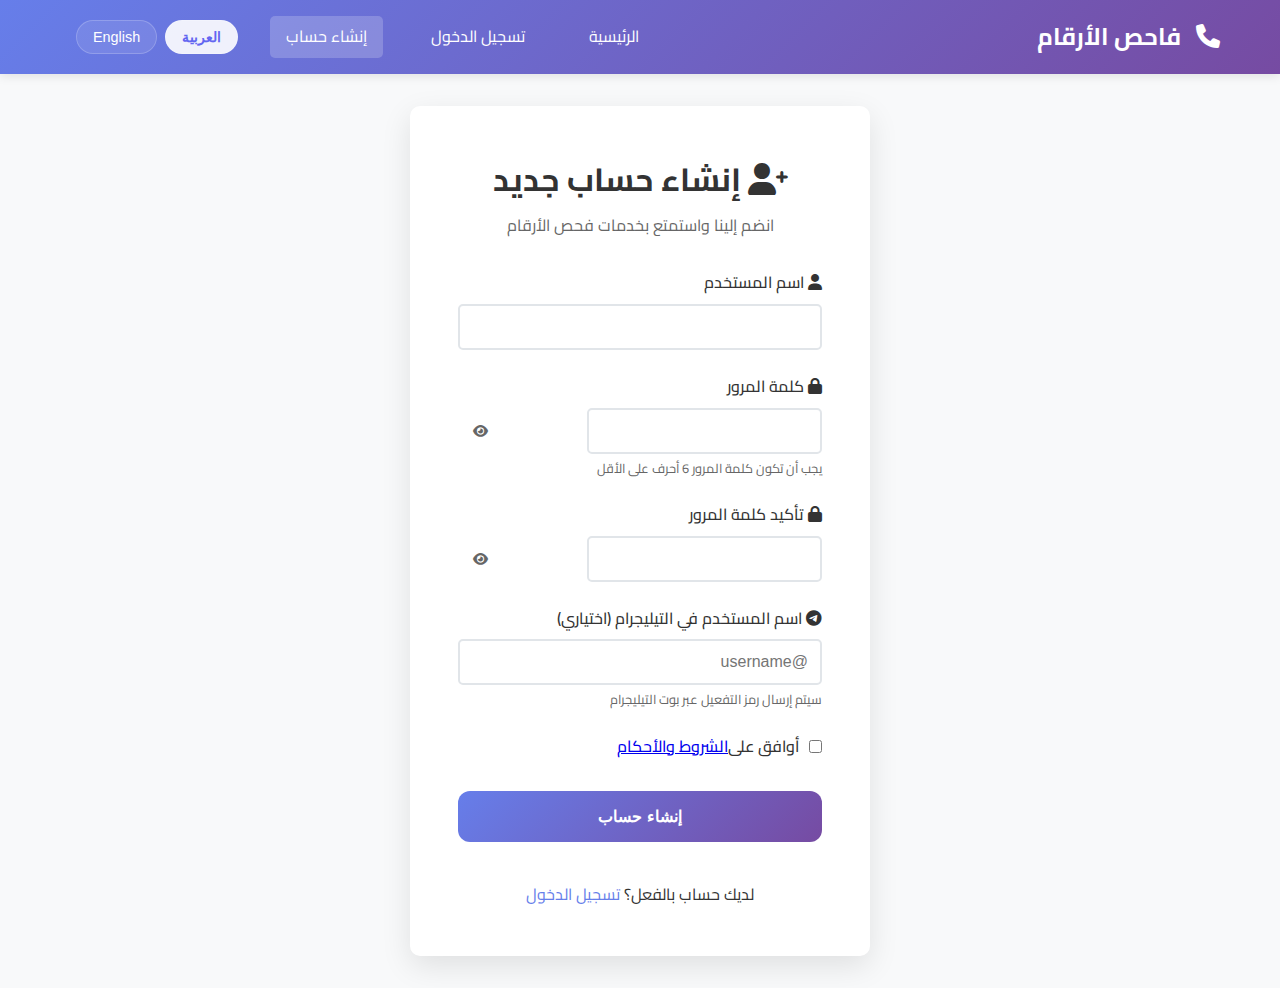
<file: register.html>
<!DOCTYPE html>
<html lang="ar" dir="rtl">
<head>
    <meta charset="UTF-8">
    <meta name="viewport" content="width=device-width, initial-scale=1.0">
    <title>إنشاء حساب - فاحص أرقام الهواتف</title>
    <link rel="stylesheet" href="styles.css">
    <link rel="stylesheet" href="css/3d-effects.css">
    <link href="https://cdnjs.cloudflare.com/ajax/libs/font-awesome/6.0.0/css/all.min.css" rel="stylesheet">
    <link href="https://fonts.googleapis.com/css2?family=Cairo:wght@300;400;600;700&family=Inter:wght@300;400;600;700&display=swap" rel="stylesheet">
</head>
<body>
    <header>
        <nav class="navbar">
            <div class="nav-container">
                <div class="nav-logo">
                    <h2><i class="fas fa-phone"></i> فاحص الأرقام</h2>
                </div>
                <div class="nav-menu">
                    <a href="index.html" class="nav-link">الرئيسية</a>
                    <a href="login.html" class="nav-link">تسجيل الدخول</a>
                    <a href="register.html" class="nav-link active">إنشاء حساب</a>
                </div>
            </div>
        </nav>
    </header>

    <main class="auth-main">
        <div class="auth-container">
            <div class="auth-card">
                <div class="auth-header">
                    <h2><i class="fas fa-user-plus"></i> إنشاء حساب جديد</h2>
                    <p>انضم إلينا واستمتع بخدمات فحص الأرقام</p>
                </div>
                
                <form id="registerForm" class="auth-form">
                    <div class="form-group">
                        <label for="username"><i class="fas fa-user"></i> <span data-translate="auth.username">اسم المستخدم</span></label>
                        <input type="text" id="username" name="username" required minlength="3">
                    </div>
                    
                    <div class="form-group">
                        <label for="password"><i class="fas fa-lock"></i> <span data-translate="auth.password">كلمة المرور</span></label>
                        <div class="password-input">
                            <input type="password" id="password" name="password" required minlength="6">
                            <button type="button" class="password-toggle" onclick="togglePassword('password')">
                                <i class="fas fa-eye"></i>
                            </button>
                        </div>
                        <small class="form-hint">يجب أن تكون كلمة المرور 6 أحرف على الأقل</small>
                    </div>
                    
                    <div class="form-group">
                        <label for="confirmPassword"><i class="fas fa-lock"></i> تأكيد كلمة المرور</label>
                        <div class="password-input">
                            <input type="password" id="confirmPassword" name="confirmPassword" required minlength="6">
                            <button type="button" class="password-toggle" onclick="togglePassword('confirmPassword')">
                                <i class="fas fa-eye"></i>
                            </button>
                        </div>
                    </div>
                    
                    <div class="form-group">
                        <label for="telegram_username"><i class="fab fa-telegram"></i> <span data-translate="auth.telegram">اسم المستخدم في التيليجرام (اختياري)</span></label>
                        <input type="text" id="telegram_username" name="telegram_username" placeholder="@username">
                        <small class="form-hint">سيتم إرسال رمز التفعيل عبر بوت التيليجرام</small>
                    </div>
                    
                    <div class="form-group">
                        <label class="checkbox-container">
                            <input type="checkbox" id="terms" required>
                            <span class="checkmark"></span>
                            أوافق على <a href="#" target="_blank">الشروط والأحكام</a>
                        </label>
                    </div>
                    
                    <button type="submit" class="btn btn-primary btn-full" data-translate="auth.register">إنشاء الحساب</button>
                    
                    <div class="auth-footer">
                        <p>لديك حساب بالفعل؟ <a href="login.html" data-translate="auth.login">تسجيل الدخول</a></p>
                    </div>
                </form>
                
                <div id="registerMessage" class="message" style="display: none;"></div>
            </div>
        </div>
    </main>

    <script src="js/language.js"></script>
    <script src="script.js"></script>
    <script>
        document.getElementById('registerForm').addEventListener('submit', async function(e) {
            e.preventDefault();
            
            const formData = new FormData(this);
            const data = Object.fromEntries(formData);
            
            // Validate passwords match
            if (data.password !== data.confirmPassword) {
                showMessage('كلمات المرور غير متطابقة', 'error');
                return;
            }
            
            // Show loading state
            const submitBtn = this.querySelector('button[type="submit"]');
            const originalText = submitBtn.textContent;
            submitBtn.textContent = 'جاري إنشاء الحساب...';
            submitBtn.disabled = true;
            
            try {
                const response = await fetch('api/index.php?endpoint=register', {
                    method: 'POST',
                    headers: {
                        'Content-Type': 'application/json',
                    },
                    body: JSON.stringify({
                        username: data.username,
                        password: data.password,
                        telegram_username: data.telegram_username
                    })
                });
                
                const result = await response.json();
                
                if (result.success) {
                    showMessage('تم إنشاء الحساب بنجاح! تحقق من التيليجرام للحصول على رمز التفعيل.', 'success');
                    
                    // Store registration data for activation
                    localStorage.setItem('pendingActivation', JSON.stringify({
                        username: data.username,
                        user_id: result.data.user_id,
                        activation_expires: result.data.activation_expires
                    }));
                    
                    setTimeout(() => {
                        window.location.href = 'activate.html';
                    }, 2000);
                } else {
                    showMessage(result.error || 'حدث خطأ في إنشاء الحساب', 'error');
                }
                
            } catch (error) {
                console.error('Registration error:', error);
                showMessage('حدث خطأ في الاتصال بالسيرفر', 'error');
            } finally {
                submitBtn.textContent = originalText;
                submitBtn.disabled = false;
            }
        });
        
        function togglePassword(fieldId) {
            const passwordInput = document.getElementById(fieldId);
            const toggleBtn = passwordInput.parentElement.querySelector('.password-toggle i');
            
            if (passwordInput.type === 'password') {
                passwordInput.type = 'text';
                toggleBtn.className = 'fas fa-eye-slash';
            } else {
                passwordInput.type = 'password';
                toggleBtn.className = 'fas fa-eye';
            }
        }
        
        function getCreditsForSubscription(subscription) {
            const credits = {
                'basic': 1000,
                'premium': 5000,
                'professional': -1 // unlimited
            };
            return credits[subscription] || 0;
        }
        
        function showMessage(text, type) {
            const messageDiv = document.getElementById('registerMessage');
            messageDiv.textContent = text;
            messageDiv.className = `message ${type}`;
            messageDiv.style.display = 'block';
            
            setTimeout(() => {
                messageDiv.style.display = 'none';
            }, 5000);
        }
    </script>
</body>
</html>
</file>
<file: css/3d-effects.css>
/* 3D Effects and Animations for Phone Number Checker */

/* Language-specific styling */
.lang-en {
    font-family: 'Inter', sans-serif;
}

.lang-ar {
    font-family: 'Cairo', sans-serif;
}

/* Language Switcher */
.language-switcher {
    display: flex;
    gap: 0.5rem;
    margin-left: 1rem;
}

.lang-btn {
    background: rgba(255, 255, 255, 0.1);
    border: 1px solid rgba(255, 255, 255, 0.2);
    color: white;
    padding: 0.5rem 1rem;
    border-radius: 20px;
    cursor: pointer;
    transition: all 0.3s ease;
    font-size: 0.9rem;
}

.lang-btn:hover {
    background: rgba(255, 255, 255, 0.2);
    transform: translateY(-2px);
}

.lang-btn.active {
    background: rgba(255, 255, 255, 0.9);
    color: #6366f1;
    font-weight: 600;
}

/* Enhanced Hero Section with 3D Effects */
.hero-3d {
    background: linear-gradient(135deg, #667eea 0%, #764ba2 100%);
    min-height: 100vh;
    display: flex;
    align-items: center;
    position: relative;
    overflow: hidden;
}

.hero-bg-animation {
    position: absolute;
    top: 0;
    left: 0;
    width: 100%;
    height: 100%;
    background: url('data:image/svg+xml,<svg xmlns="http://www.w3.org/2000/svg" viewBox="0 0 100 100"><defs><pattern id="grain" width="4" height="4" patternUnits="userSpaceOnUse"><circle cx="2" cy="2" r="1" fill="white" opacity="0.05"/></pattern></defs><rect width="100" height="100" fill="url(%23grain)"/></svg>');
    animation: float 20s ease-in-out infinite;
}

@keyframes float {
    0%, 100% { transform: translateY(0px) rotate(0deg); }
    33% { transform: translateY(-20px) rotate(1deg); }
    66% { transform: translateY(-10px) rotate(-1deg); }
}

.hero-content {
    position: relative;
    z-index: 2;
    text-align: center;
    max-width: 800px;
    margin: 0 auto;
}

.hero-title {
    font-size: 3.5rem;
    font-weight: 700;
    color: white;
    margin-bottom: 1rem;
    text-shadow: 0 4px 20px rgba(0, 0, 0, 0.3);
    animation: fadeInUp 1s ease-out;
}

.hero-subtitle {
    font-size: 1.3rem;
    color: rgba(255, 255, 255, 0.9);
    margin-bottom: 2rem;
    text-shadow: 0 2px 10px rgba(0, 0, 0, 0.2);
    animation: fadeInUp 1s ease-out 0.2s both;
}

@keyframes fadeInUp {
    from {
        opacity: 0;
        transform: translateY(30px);
    }
    to {
        opacity: 1;
        transform: translateY(0);
    }
}

/* Guest Checker Section */
.guest-checker {
    background: rgba(255, 255, 255, 0.1);
    backdrop-filter: blur(10px);
    border-radius: 20px;
    padding: 2rem;
    margin: 2rem 0;
    border: 1px solid rgba(255, 255, 255, 0.2);
    animation: fadeInUp 1s ease-out 0.4s both;
}

.checker-card h3 {
    color: white;
    font-size: 1.2rem;
    margin-bottom: 1.5rem;
    text-align: center;
}

.phone-input-group {
    display: flex;
    gap: 1rem;
    margin-bottom: 1.5rem;
    flex-wrap: wrap;
}

.phone-input-group input {
    flex: 1;
    min-width: 200px;
    padding: 1rem;
    border: 2px solid rgba(255, 255, 255, 0.3);
    border-radius: 12px;
    background: rgba(255, 255, 255, 0.9);
    font-size: 1.1rem;
    transition: all 0.3s ease;
}

.phone-input-group input:focus {
    outline: none;
    border-color: #fbbf24;
    transform: translateY(-2px);
    box-shadow: 0 10px 25px rgba(251, 191, 36, 0.3);
}

.file-upload-section {
    text-align: center;
}

.file-upload-btn {
    display: inline-block;
    background: rgba(255, 255, 255, 0.2);
    color: white;
    padding: 1rem 2rem;
    border-radius: 12px;
    cursor: pointer;
    transition: all 0.3s ease;
    border: 2px dashed rgba(255, 255, 255, 0.5);
}

.file-upload-btn:hover {
    background: rgba(255, 255, 255, 0.3);
    transform: translateY(-2px);
}

/* 3D Phone Animation */
.phone-3d-container {
    position: absolute;
    right: 5%;
    top: 50%;
    transform: translateY(-50%);
    z-index: 1;
}

.phone-3d {
    width: 200px;
    height: 400px;
    background: linear-gradient(145deg, #2d3748, #4a5568);
    border-radius: 30px;
    padding: 20px;
    box-shadow: 
        0 20px 40px rgba(0, 0, 0, 0.3),
        inset 0 2px 4px rgba(255, 255, 255, 0.1);
    transform: perspective(1000px) rotateY(-15deg) rotateX(5deg);
    animation: phoneFloat 4s ease-in-out infinite;
}

@keyframes phoneFloat {
    0%, 100% { 
        transform: perspective(1000px) rotateY(-15deg) rotateX(5deg) translateY(0px);
    }
    50% { 
        transform: perspective(1000px) rotateY(-15deg) rotateX(5deg) translateY(-20px);
    }
}

.phone-screen {
    width: 100%;
    height: 100%;
    background: linear-gradient(135deg, #1e293b, #334155);
    border-radius: 20px;
    display: flex;
    align-items: center;
    justify-content: center;
    box-shadow: inset 0 2px 10px rgba(0, 0, 0, 0.3);
}

.check-animation {
    text-align: center;
    color: #10b981;
}

.check-animation i {
    font-size: 3rem;
    margin-bottom: 1rem;
    animation: pulse 2s ease-in-out infinite;
}

@keyframes pulse {
    0%, 100% { opacity: 1; transform: scale(1); }
    50% { opacity: 0.7; transform: scale(1.1); }
}

.signal-bars {
    display: flex;
    gap: 4px;
    justify-content: center;
}

.signal-bars span {
    width: 4px;
    background: #10b981;
    border-radius: 2px;
    animation: signalPulse 1.5s ease-in-out infinite;
}

.signal-bars span:nth-child(1) {
    height: 10px;
    animation-delay: 0s;
}

.signal-bars span:nth-child(2) {
    height: 15px;
    animation-delay: 0.2s;
}

.signal-bars span:nth-child(3) {
    height: 20px;
    animation-delay: 0.4s;
}

.signal-bars span:nth-child(4) {
    height: 25px;
    animation-delay: 0.6s;
}

@keyframes signalPulse {
    0%, 100% { opacity: 0.3; }
    50% { opacity: 1; }
}

/* Results Section */
.results-section {
    padding: 4rem 0;
    background: #f8fafc;
    animation: slideInUp 0.8s ease-out;
}

@keyframes slideInUp {
    from {
        opacity: 0;
        transform: translateY(50px);
    }
    to {
        opacity: 1;
        transform: translateY(0);
    }
}

/* Enhanced DataTable Styling */
.dataTables_wrapper {
    background: white;
    border-radius: 15px;
    padding: 2rem;
    box-shadow: 0 10px 30px rgba(0, 0, 0, 0.1);
    margin-bottom: 2rem;
}

#resultsTable {
    border-collapse: separate;
    border-spacing: 0;
    width: 100% !important;
}

#resultsTable thead th {
    background: linear-gradient(135deg, #667eea, #764ba2);
    color: white;
    font-weight: 600;
    padding: 1rem;
    text-align: center;
    border: none;
    position: relative;
}

#resultsTable thead th:first-child {
    border-top-left-radius: 10px;
}

#resultsTable thead th:last-child {
    border-top-right-radius: 10px;
}

#resultsTable tbody td {
    padding: 1rem;
    text-align: center;
    border-bottom: 1px solid #e2e8f0;
    transition: all 0.3s ease;
}

#resultsTable tbody tr:hover {
    background: #f1f5f9;
    transform: scale(1.02);
}

#resultsTable tbody tr:hover td {
    box-shadow: 0 5px 15px rgba(0, 0, 0, 0.1);
}

/* Export Buttons */
.export-buttons {
    display: flex;
    gap: 1rem;
    justify-content: center;
    margin-top: 2rem;
}

.export-buttons .btn {
    padding: 0.75rem 1.5rem;
    border-radius: 10px;
    transition: all 0.3s ease;
}

.export-buttons .btn:hover {
    transform: translateY(-2px);
    box-shadow: 0 10px 20px rgba(0, 0, 0, 0.2);
}

/* Enhanced Button Styles */
.btn {
    background: linear-gradient(135deg, #667eea, #764ba2);
    border: none;
    color: white;
    padding: 1rem 2rem;
    border-radius: 12px;
    font-weight: 600;
    text-decoration: none;
    display: inline-block;
    transition: all 0.3s ease;
    cursor: pointer;
    position: relative;
    overflow: hidden;
}

.btn::before {
    content: '';
    position: absolute;
    top: 0;
    left: -100%;
    width: 100%;
    height: 100%;
    background: linear-gradient(90deg, transparent, rgba(255, 255, 255, 0.2), transparent);
    transition: left 0.5s ease;
}

.btn:hover::before {
    left: 100%;
}

.btn:hover {
    transform: translateY(-3px);
    box-shadow: 0 15px 30px rgba(102, 126, 234, 0.4);
}

.btn-secondary {
    background: linear-gradient(135deg, #10b981, #059669);
}

.btn-secondary:hover {
    box-shadow: 0 15px 30px rgba(16, 185, 129, 0.4);
}

/* Responsive Design */
@media (max-width: 768px) {
    .hero-title {
        font-size: 2.5rem;
    }
    
    .hero-subtitle {
        font-size: 1.1rem;
    }
    
    .phone-3d-container {
        display: none;
    }
    
    .guest-checker {
        padding: 1.5rem;
    }
    
    .phone-input-group {
        flex-direction: column;
    }
    
    .language-switcher {
        margin-left: 0;
        margin-top: 1rem;
    }
    
    .export-buttons {
        flex-direction: column;
        align-items: center;
    }
}

/* Loading Animation */
.loading-spinner {
    display: inline-block;
    width: 20px;
    height: 20px;
    border: 3px solid rgba(255, 255, 255, 0.3);
    border-radius: 50%;
    border-top-color: white;
    animation: spin 1s ease-in-out infinite;
}

@keyframes spin {
    to { transform: rotate(360deg); }
}

/* Notification Styling */
.notification {
    position: fixed;
    top: 20px;
    right: 20px;
    background: white;
    padding: 1rem 1.5rem;
    border-radius: 10px;
    box-shadow: 0 10px 30px rgba(0, 0, 0, 0.2);
    z-index: 10000;
    transform: translateX(100%);
    transition: transform 0.3s ease;
    border-left: 4px solid #10b981;
}

.notification.error {
    border-left-color: #ef4444;
}

.notification.warning {
    border-left-color: #f59e0b;
}

.notification.show {
    transform: translateX(0);
}

/* Feature Cards Enhancement */
.feature-card {
    transition: all 0.3s ease;
    cursor: pointer;
}

.feature-card:hover {
    transform: translateY(-10px) scale(1.05);
    box-shadow: 0 20px 40px rgba(0, 0, 0, 0.1);
}

.feature-card i {
    transition: all 0.3s ease;
}

.feature-card:hover i {
    transform: scale(1.2) rotate(5deg);
    color: #667eea;
}

/* Pricing Cards Enhancement */
.pricing-card {
    transition: all 0.3s ease;
    position: relative;
    overflow: hidden;
}

.pricing-card::before {
    content: '';
    position: absolute;
    top: 0;
    left: 0;
    width: 100%;
    height: 100%;
    background: linear-gradient(135deg, rgba(102, 126, 234, 0.1), rgba(118, 75, 162, 0.1));
    opacity: 0;
    transition: opacity 0.3s ease;
}

.pricing-card:hover::before {
    opacity: 1;
}

.pricing-card:hover {
    transform: translateY(-15px) scale(1.05);
    box-shadow: 0 25px 50px rgba(0, 0, 0, 0.15);
}

.pricing-card.featured {
    transform: scale(1.1);
    z-index: 2;
}

.pricing-card.featured:hover {
    transform: translateY(-15px) scale(1.15);
}
</file>
<file: styles.css>
/* Reset and base styles */
* {
    margin: 0;
    padding: 0;
    box-sizing: border-box;
}

body {
    font-family: 'Segoe UI', Tahoma, Geneva, Verdana, sans-serif;
    line-height: 1.6;
    color: #333;
    background-color: #f8f9fa;
}

.container {
    max-width: 1200px;
    margin: 0 auto;
    padding: 0 20px;
}

/* Navigation */
.navbar {
    background: linear-gradient(135deg, #667eea 0%, #764ba2 100%);
    padding: 1rem 0;
    box-shadow: 0 2px 10px rgba(0,0,0,0.1);
}

.nav-container {
    display: flex;
    justify-content: space-between;
    align-items: center;
    max-width: 1200px;
    margin: 0 auto;
    padding: 0 20px;
}

.nav-logo h2 {
    color: white;
    font-size: 1.5rem;
}

.nav-logo i {
    margin-left: 10px;
}

.nav-menu {
    display: flex;
    align-items: center;
    gap: 2rem;
}

.nav-link {
    color: white;
    text-decoration: none;
    padding: 0.5rem 1rem;
    border-radius: 5px;
    transition: all 0.3s ease;
}

.nav-link:hover,
.nav-link.active {
    background-color: rgba(255,255,255,0.2);
}

.user-info {
    display: flex;
    align-items: center;
    gap: 1rem;
    color: white;
}

/* Buttons */
.btn {
    display: inline-block;
    padding: 12px 24px;
    border: none;
    border-radius: 5px;
    text-decoration: none;
    text-align: center;
    cursor: pointer;
    transition: all 0.3s ease;
    font-size: 1rem;
    font-weight: 500;
}

.btn-primary {
    background: linear-gradient(135deg, #667eea 0%, #764ba2 100%);
    color: white;
}

.btn-primary:hover {
    transform: translateY(-2px);
    box-shadow: 0 5px 15px rgba(102, 126, 234, 0.4);
}

.btn-secondary {
    background-color: #6c757d;
    color: white;
}

.btn-secondary:hover {
    background-color: #5a6268;
}

.btn-small {
    padding: 8px 16px;
    font-size: 0.9rem;
}

.btn-full {
    width: 100%;
}

/* Hero Section */
.hero {
    background: linear-gradient(135deg, #667eea 0%, #764ba2 100%);
    color: white;
    padding: 4rem 0;
    text-align: center;
}

.hero h1 {
    font-size: 3rem;
    margin-bottom: 1rem;
}

.hero p {
    font-size: 1.2rem;
    margin-bottom: 2rem;
    opacity: 0.9;
}

.hero-buttons {
    display: flex;
    gap: 1rem;
    justify-content: center;
    flex-wrap: wrap;
}

/* Features Section */
.features {
    padding: 4rem 0;
    background-color: white;
}

.features h2 {
    text-align: center;
    font-size: 2.5rem;
    margin-bottom: 3rem;
    color: #333;
}

.features-grid {
    display: grid;
    grid-template-columns: repeat(auto-fit, minmax(250px, 1fr));
    gap: 2rem;
}

.feature-card {
    text-align: center;
    padding: 2rem;
    border-radius: 10px;
    box-shadow: 0 5px 15px rgba(0,0,0,0.1);
    transition: transform 0.3s ease;
    background: white;
}

.feature-card:hover {
    transform: translateY(-5px);
}

.feature-card i {
    font-size: 3rem;
    color: #667eea;
    margin-bottom: 1rem;
}

.feature-card h3 {
    font-size: 1.5rem;
    margin-bottom: 1rem;
    color: #333;
}

.feature-card p {
    color: #666;
}

/* Pricing Section */
.pricing {
    padding: 4rem 0;
    background-color: #f8f9fa;
}

.pricing h2 {
    text-align: center;
    font-size: 2.5rem;
    margin-bottom: 3rem;
    color: #333;
}

.pricing-grid {
    display: grid;
    grid-template-columns: repeat(auto-fit, minmax(300px, 1fr));
    gap: 2rem;
    max-width: 1000px;
    margin: 0 auto;
}

.pricing-card {
    background: white;
    padding: 2rem;
    border-radius: 10px;
    box-shadow: 0 5px 15px rgba(0,0,0,0.1);
    text-align: center;
    position: relative;
    transition: transform 0.3s ease;
}

.pricing-card:hover {
    transform: translateY(-5px);
}

.pricing-card.featured {
    border: 3px solid #667eea;
    transform: scale(1.05);
}

.featured-badge {
    background: #667eea;
    color: white;
    padding: 0.5rem 1rem;
    border-radius: 20px;
    position: absolute;
    top: -15px;
    right: 20px;
    font-size: 0.9rem;
    font-weight: bold;
}

.pricing-card h3 {
    font-size: 1.5rem;
    margin-bottom: 1rem;
    color: #333;
}

.price {
    font-size: 3rem;
    font-weight: bold;
    color: #667eea;
    margin-bottom: 1rem;
}

.price span {
    font-size: 1rem;
    color: #666;
}

.pricing-card ul {
    list-style: none;
    margin-bottom: 2rem;
}

.pricing-card li {
    padding: 0.5rem 0;
    border-bottom: 1px solid #eee;
}

.pricing-card li:last-child {
    border-bottom: none;
}

.pricing-card .fas.fa-check {
    color: #28a745;
    margin-left: 10px;
}

.pricing-card .fas.fa-times {
    color: #dc3545;
    margin-left: 10px;
}

/* Auth Pages */
.auth-main {
    display: flex;
    align-items: center;
    justify-content: center;
    min-height: calc(100vh - 80px);
    padding: 2rem 0;
}

.auth-container {
    max-width: 500px;
    width: 100%;
    margin: 0 auto;
    padding: 0 20px;
}

.auth-card {
    background: white;
    padding: 3rem;
    border-radius: 10px;
    box-shadow: 0 10px 30px rgba(0,0,0,0.1);
}

.auth-header {
    text-align: center;
    margin-bottom: 2rem;
}

.auth-header h2 {
    font-size: 2rem;
    color: #333;
    margin-bottom: 0.5rem;
}

.auth-header p {
    color: #666;
}

.auth-form {
    display: flex;
    flex-direction: column;
    gap: 1.5rem;
}

.form-group {
    display: flex;
    flex-direction: column;
}

.form-group label {
    margin-bottom: 0.5rem;
    font-weight: 500;
    color: #333;
}

.form-group input,
.form-group select {
    padding: 12px;
    border: 2px solid #e1e5e9;
    border-radius: 5px;
    font-size: 1rem;
    transition: border-color 0.3s ease;
}

.form-group input:focus,
.form-group select:focus {
    outline: none;
    border-color: #667eea;
}

.password-input {
    position: relative;
}

.password-toggle {
    position: absolute;
    left: 15px;
    top: 50%;
    transform: translateY(-50%);
    background: none;
    border: none;
    cursor: pointer;
    color: #666;
}

.form-options {
    display: flex;
    justify-content: space-between;
    align-items: center;
}

.checkbox-container {
    display: flex;
    align-items: center;
    cursor: pointer;
    user-select: none;
}

.checkbox-container input {
    margin-left: 10px;
}

.forgot-password {
    color: #667eea;
    text-decoration: none;
    font-size: 0.9rem;
}

.auth-footer {
    text-align: center;
    margin-top: 1rem;
}

.auth-footer a {
    color: #667eea;
    text-decoration: none;
}

.form-hint {
    font-size: 0.8rem;
    color: #666;
    margin-top: 0.25rem;
}

/* Dashboard */
.dashboard-main {
    padding: 2rem 0;
    min-height: calc(100vh - 80px);
}

.stats-grid {
    display: grid;
    grid-template-columns: repeat(auto-fit, minmax(250px, 1fr));
    gap: 1.5rem;
    margin-bottom: 3rem;
}

.stat-card {
    background: white;
    padding: 1.5rem;
    border-radius: 10px;
    box-shadow: 0 2px 10px rgba(0,0,0,0.1);
    display: flex;
    align-items: center;
    gap: 1rem;
}

.stat-icon {
    background: linear-gradient(135deg, #667eea 0%, #764ba2 100%);
    color: white;
    width: 60px;
    height: 60px;
    border-radius: 50%;
    display: flex;
    align-items: center;
    justify-content: center;
    font-size: 1.5rem;
}

.stat-info h3 {
    font-size: 2rem;
    color: #333;
    margin-bottom: 0.25rem;
}

.stat-info p {
    color: #666;
    font-size: 0.9rem;
}

.checker-section {
    background: white;
    padding: 2rem;
    border-radius: 10px;
    box-shadow: 0 2px 10px rgba(0,0,0,0.1);
}

.checker-section h2 {
    margin-bottom: 2rem;
    color: #333;
}

.checker-tabs {
    display: flex;
    margin-bottom: 2rem;
    border-bottom: 2px solid #e1e5e9;
}

.tab-btn {
    padding: 1rem 2rem;
    background: none;
    border: none;
    border-bottom: 3px solid transparent;
    cursor: pointer;
    font-size: 1rem;
    color: #666;
    transition: all 0.3s ease;
}

.tab-btn.active,
.tab-btn:hover {
    color: #667eea;
    border-bottom-color: #667eea;
}

.tab-content {
    display: none;
}

.tab-content.active {
    display: block;
}

.checker-card {
    background: #f8f9fa;
    padding: 2rem;
    border-radius: 10px;
}

.checker-options {
    display: flex;
    gap: 2rem;
    margin: 1.5rem 0;
    flex-wrap: wrap;
}

.result-card {
    background: white;
    padding: 1.5rem;
    border-radius: 10px;
    box-shadow: 0 2px 10px rgba(0,0,0,0.1);
    margin-top: 2rem;
}

.result-item {
    display: flex;
    justify-content: space-between;
    align-items: center;
    padding: 0.75rem 0;
    border-bottom: 1px solid #e1e5e9;
}

.result-item:last-child {
    border-bottom: none;
}

.status.valid {
    background: #d4edda;
    color: #155724;
    padding: 0.25rem 0.5rem;
    border-radius: 4px;
    font-size: 0.9rem;
}

.status.invalid {
    background: #f8d7da;
    color: #721c24;
    padding: 0.25rem 0.5rem;
    border-radius: 4px;
    font-size: 0.9rem;
}

.whatsapp-status.available {
    color: #25D366;
}

.whatsapp-status.not-available {
    color: #dc3545;
}

.progress-container {
    margin: 2rem 0;
}

.progress-bar {
    background: #e1e5e9;
    height: 10px;
    border-radius: 5px;
    overflow: hidden;
    margin-bottom: 1rem;
}

.progress-fill {
    background: linear-gradient(90deg, #667eea, #764ba2);
    height: 100%;
    width: 0%;
    transition: width 0.3s ease;
}

.bulk-summary {
    display: grid;
    grid-template-columns: repeat(auto-fit, minmax(150px, 1fr));
    gap: 1rem;
    margin-bottom: 1.5rem;
}

.summary-item {
    background: #f8f9fa;
    padding: 1rem;
    border-radius: 5px;
    text-align: center;
}

.result-actions {
    display: flex;
    gap: 1rem;
    justify-content: center;
    margin-top: 1.5rem;
}

/* Orders Page */
.orders-main {
    padding: 2rem 0;
    min-height: calc(100vh - 80px);
}

.current-plan-section {
    margin-bottom: 3rem;
}

.current-plan-card {
    background: white;
    padding: 2rem;
    border-radius: 10px;
    box-shadow: 0 2px 10px rgba(0,0,0,0.1);
    display: flex;
    justify-content: space-between;
    align-items: center;
    flex-wrap: wrap;
    gap: 1rem;
}

.plan-info h3 {
    font-size: 1.5rem;
    color: #333;
    margin-bottom: 0.5rem;
}

.plan-status {
    color: #28a745;
    font-weight: 500;
}

.plan-actions {
    display: flex;
    gap: 1rem;
}

.upgrade-section,
.payment-section {
    margin-bottom: 3rem;
}

.payment-container {
    display: grid;
    grid-template-columns: 1fr 2fr;
    gap: 2rem;
    background: white;
    padding: 2rem;
    border-radius: 10px;
    box-shadow: 0 2px 10px rgba(0,0,0,0.1);
}

.payment-summary {
    background: #f8f9fa;
    padding: 1.5rem;
    border-radius: 10px;
}

.order-item {
    display: flex;
    justify-content: space-between;
    padding: 0.5rem 0;
    border-bottom: 1px solid #e1e5e9;
}

.order-total {
    display: flex;
    justify-content: space-between;
    font-weight: bold;
    font-size: 1.2rem;
    margin-top: 1rem;
    padding-top: 1rem;
    border-top: 2px solid #e1e5e9;
}

.payment-methods {
    display: flex;
    gap: 1rem;
    margin-bottom: 1.5rem;
}

.payment-method {
    display: flex;
    align-items: center;
    gap: 0.5rem;
    padding: 1rem;
    border: 2px solid #e1e5e9;
    border-radius: 5px;
    cursor: pointer;
    transition: all 0.3s ease;
    flex: 1;
}

.payment-method:hover,
.payment-method:has(input:checked) {
    border-color: #667eea;
    background: rgba(102, 126, 234, 0.1);
}

.method-icon {
    font-size: 1.5rem;
}

.form-row {
    display: grid;
    grid-template-columns: 2fr 1fr;
    gap: 1rem;
}

.order-history-section {
    background: white;
    padding: 2rem;
    border-radius: 10px;
    box-shadow: 0 2px 10px rgba(0,0,0,0.1);
}

.orders-list {
    display: flex;
    flex-direction: column;
    gap: 1rem;
}

.order-item {
    display: flex;
    justify-content: space-between;
    align-items: center;
    padding: 1rem;
    background: #f8f9fa;
    border-radius: 5px;
}

.order-info h4 {
    margin-bottom: 0.25rem;
}

.order-info p {
    font-size: 0.9rem;
    color: #666;
}

.order-details {
    display: flex;
    align-items: center;
    gap: 1rem;
}

.order-price {
    font-weight: bold;
    color: #333;
}

.order-status.completed {
    background: #d4edda;
    color: #155724;
    padding: 0.25rem 0.5rem;
    border-radius: 4px;
    font-size: 0.9rem;
}

.no-orders {
    text-align: center;
    color: #666;
    padding: 2rem;
}

/* Messages */
.message {
    padding: 1rem;
    border-radius: 5px;
    margin: 1rem 0;
    font-weight: 500;
}

.message.success {
    background: #d4edda;
    color: #155724;
    border: 1px solid #c3e6cb;
}

.message.error {
    background: #f8d7da;
    color: #721c24;
    border: 1px solid #f5c6cb;
}

/* Footer */
footer {
    background: #333;
    color: white;
    text-align: center;
    padding: 2rem 0;
    margin-top: 3rem;
}

/* Responsive Design */
@media (max-width: 768px) {
    .hero h1 {
        font-size: 2rem;
    }
    
    .hero-buttons {
        flex-direction: column;
        align-items: center;
    }
    
    .nav-menu {
        flex-direction: column;
        gap: 1rem;
    }
    
    .payment-container {
        grid-template-columns: 1fr;
    }
    
    .checker-options {
        flex-direction: column;
        gap: 1rem;
    }
    
    .stats-grid {
        grid-template-columns: 1fr;
    }
    
    .current-plan-card {
        flex-direction: column;
        text-align: center;
    }
    
    .plan-actions {
        justify-content: center;
    }
}

@media (max-width: 480px) {
    .container {
        padding: 0 15px;
    }
    
    .auth-card {
        padding: 2rem 1.5rem;
    }
    
    .checker-card {
        padding: 1.5rem;
    }
    
    .payment-methods {
        flex-direction: column;
    }
    
    .form-row {
        grid-template-columns: 1fr;
    }
}
</file>
